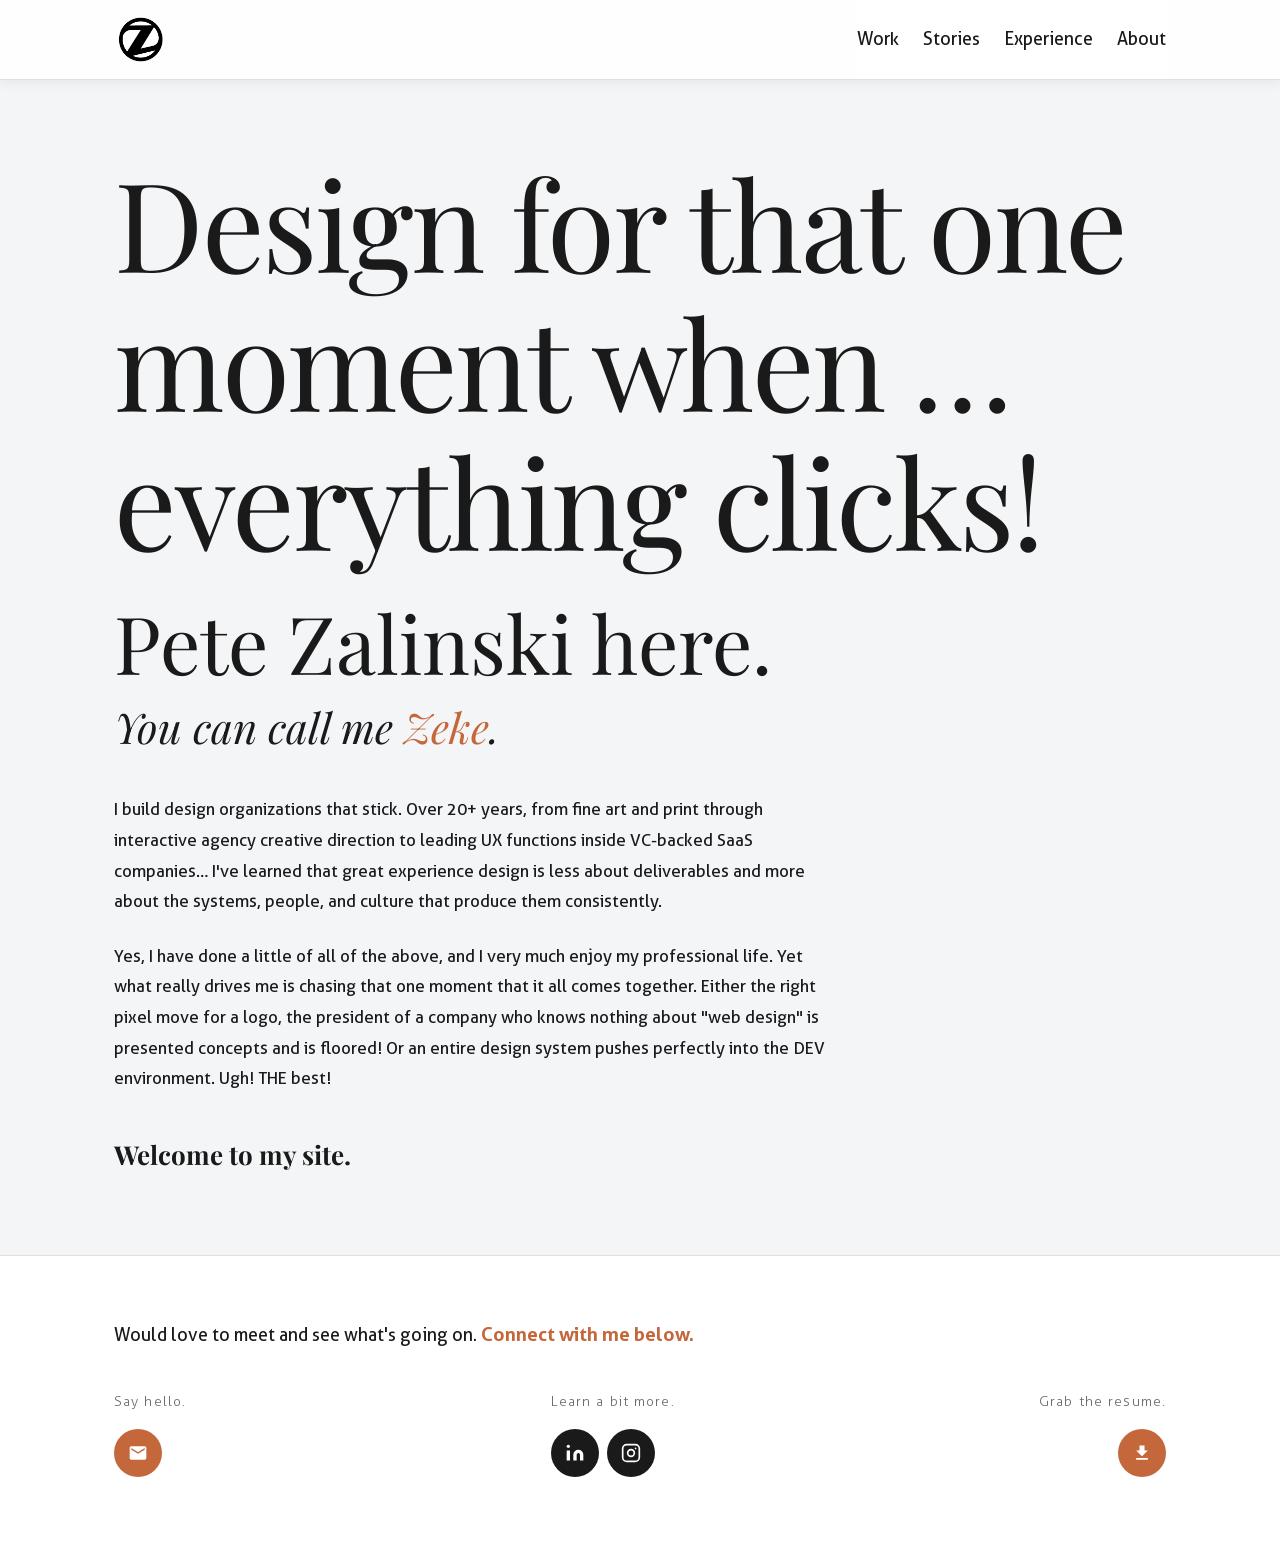
<file: index.html>
<!DOCTYPE html>
<html lang="en">
<head>
  <meta charset="UTF-8">
  <meta name="viewport" content="width=device-width, initial-scale=1.0">
  <!-- Google tag (gtag.js) -->
  <script async src="https://www.googletagmanager.com/gtag/js?id=G-31R0C276QL"></script>
  <script>
    window.dataLayer = window.dataLayer || [];
    function gtag(){dataLayer.push(arguments);}
    gtag('js', new Date());
    gtag('config', 'G-31R0C276QL');
  </script>
  <title>Pete Zalinski — ZEKE</title>
  <link rel="stylesheet" href="css/style.css">
</head>
<body>

  <header class="site-header">
    <nav class="site-nav">
      <a href="index.html" class="nav-logo">
        <img src="images/logo/black-Z.png" alt="Zeke Zalinski" height="40">
      </a>
      <button class="nav-toggle" aria-label="Toggle navigation" aria-expanded="false">
        <span></span><span></span><span></span>
      </button>
      <ul class="nav-links">
        <li><a href="work.html">Work</a></li>
        <li><a href="stories.html">Stories</a></li>
        <li><a href="experience.html">Experience</a></li>
        <li><a href="about.html">About</a></li>
      </ul>
    </nav>
  </header>

  <main>
    <section class="hero">
      <div class="container">
        <h1 class="hero-headline">Design for that one moment when&nbsp;&hellip; everything clicks!</h1>
        <h2 class="hero-greeting">Pete Zalinski here.</h2>
        <h3 class="hero-tagline">You can call me <span class="accent">Zeke</span>.</h3>
        <div class="story-body">
          <p>I build design organizations that stick. Over 20+ years, from fine art and print through interactive agency creative direction to leading UX functions inside VC-backed SaaS companies&nbsp;&hellip; I've learned that great experience design is less about deliverables and more about the systems, people, and culture that produce them consistently.</p>
          <p>Yes, I have done a little of all of the above, and I very much enjoy my professional life. Yet what really drives me is chasing that one moment that it all comes together. Either the right pixel move for a logo, the president of a company who knows nothing about "web design" is presented concepts and is floored! Or an entire design system pushes perfectly into the DEV environment. Ugh! THE best!</p>
        </div>
        <p class="hero-closer">Welcome to my site.</p>
      </div>
    </section>
  </main>

  <footer class="site-footer">
    <div class="container">
      <p class="footer-cta">Would love to meet and see what's going on. <span class="accent">Connect with me below.</span></p>
      <div class="footer-columns">
        <div class="footer-col">
          <span class="footer-label">Say hello.</span>
          <a href="mailto:pzalinski@me.com" class="icon-btn icon-btn--orange" aria-label="Email" onclick="gtag('event', 'contact_click', {'event_category': 'engagement', 'event_label': 'footer_email'});">
            <svg width="20" height="20" viewBox="0 0 24 24" fill="white"><path d="M20 4H4c-1.1 0-2 .9-2 2v12c0 1.1.9 2 2 2h16c1.1 0 2-.9 2-2V6c0-1.1-.9-2-2-2zm0 4l-8 5-8-5V6l8 5 8-5v2z"/></svg>
          </a>
        </div>
        <div class="footer-col">
          <span class="footer-label">Learn a bit more.</span>
          <div class="icon-row">
            <a href="https://linkedin.com/in/pzalinski" class="icon-btn icon-btn--dark" aria-label="LinkedIn" target="_blank" rel="noopener noreferrer">
              <svg width="20" height="20" viewBox="0 0 24 24" fill="white"><path d="M16 8a6 6 0 016 6v7h-4v-7a2 2 0 00-2-2 2 2 0 00-2 2v7h-4v-7a6 6 0 016-6zM2 9h4v12H2z"/><circle cx="4" cy="4" r="2" fill="white"/></svg>
            </a>
            <a href="https://instagram.com/petezal" class="icon-btn icon-btn--dark" aria-label="Instagram" target="_blank" rel="noopener noreferrer">
              <svg width="20" height="20" viewBox="0 0 24 24" fill="none" stroke="white" stroke-width="2"><rect x="2" y="2" width="20" height="20" rx="5"/><circle cx="12" cy="12" r="4"/><circle cx="17.5" cy="6.5" r="1" fill="white" stroke="none"/></svg>
            </a>
          </div>
        </div>
        <div class="footer-col">
          <span class="footer-label">Grab the resume.</span>
          <a href="assets/resume.pdf" class="icon-btn icon-btn--orange" aria-label="Download Resume" download>
            <svg width="20" height="20" viewBox="0 0 24 24" fill="white"><path d="M19 9h-4V3H9v6H5l7 7 7-7zM5 18v2h14v-2H5z"/></svg>
          </a>
        </div>
      </div>
    </div>
  </footer>

  <script src="js/main.js"></script>
</body>
</html>
</file>
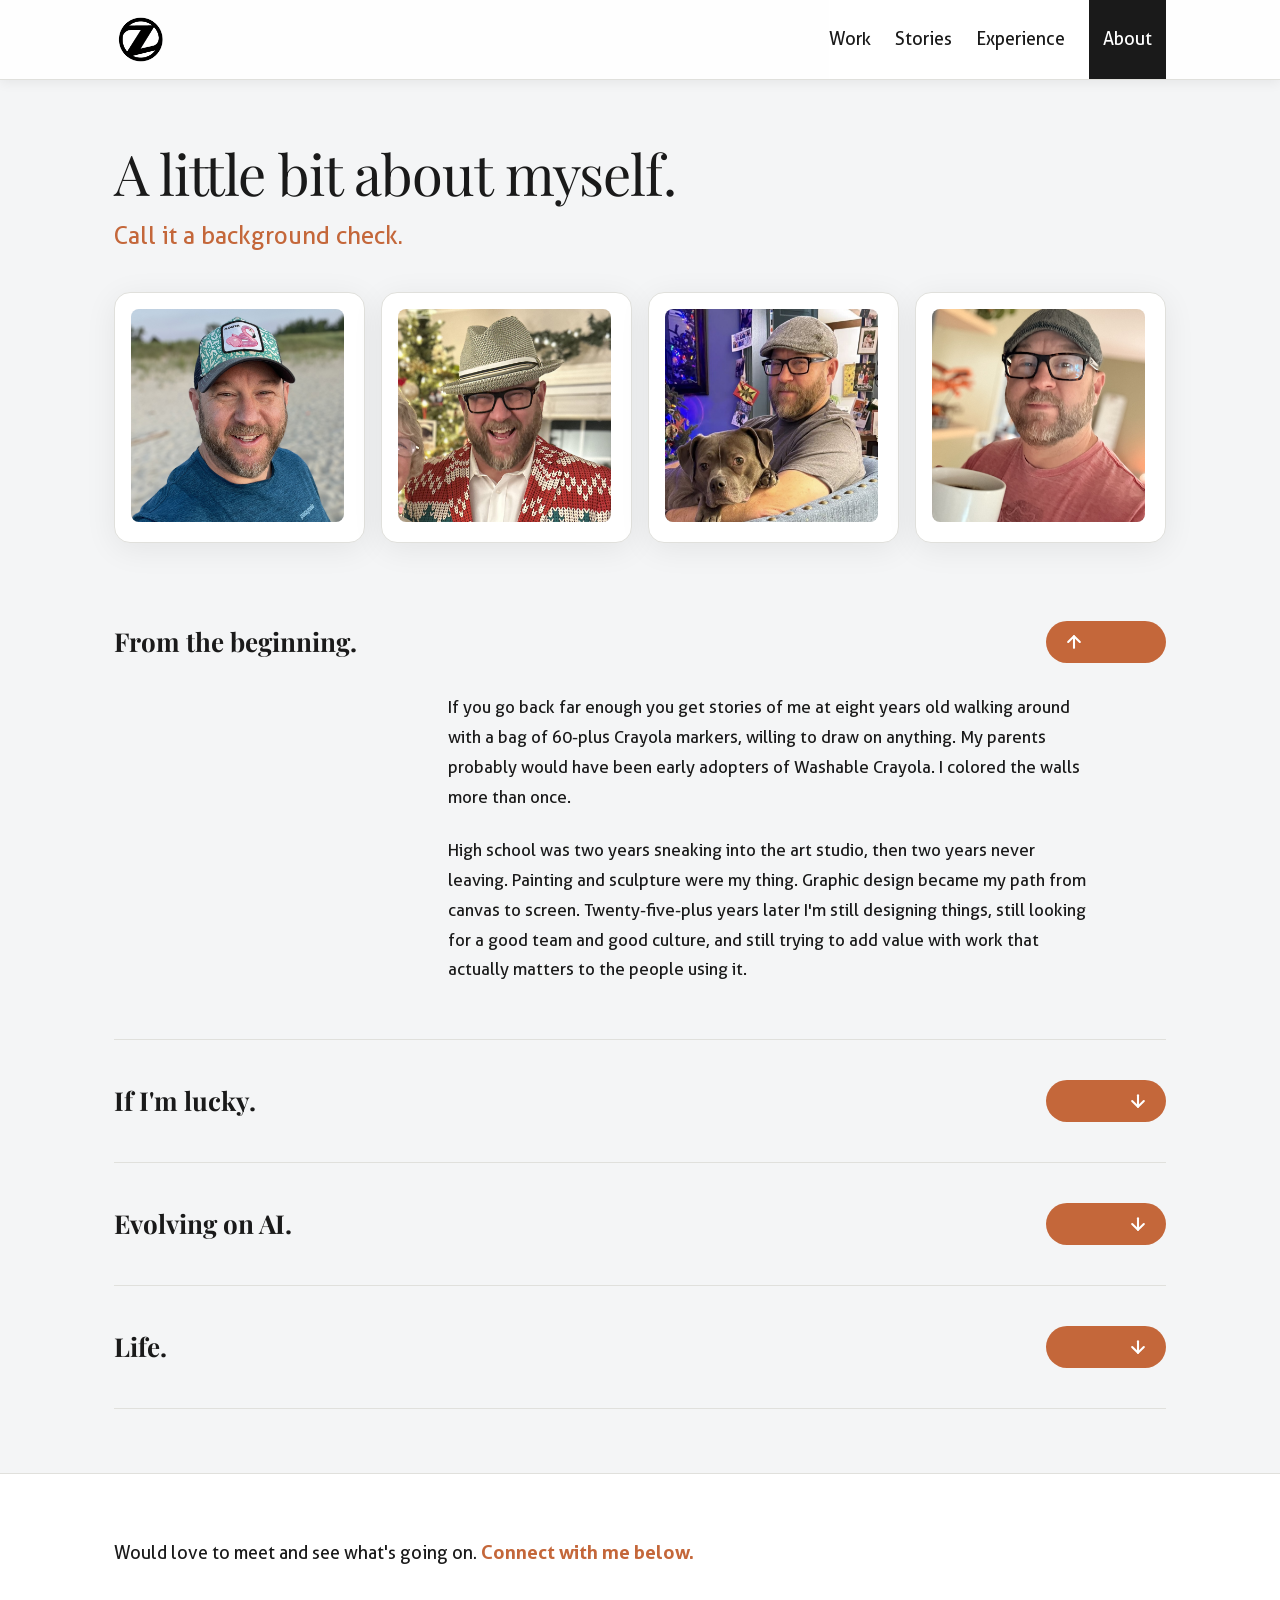
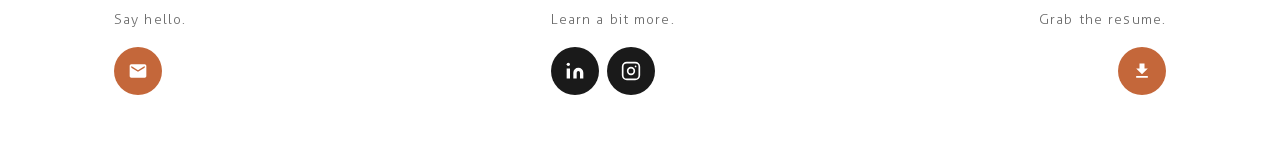
<file: about.html>
<!DOCTYPE html>
<html lang="en">
<head>
  <meta charset="UTF-8">
  <meta name="viewport" content="width=device-width, initial-scale=1.0">
  <!-- Google tag (gtag.js) -->
  <script async src="https://www.googletagmanager.com/gtag/js?id=G-31R0C276QL"></script>
  <script>
    window.dataLayer = window.dataLayer || [];
    function gtag(){dataLayer.push(arguments);}
    gtag('js', new Date());
    gtag('config', 'G-31R0C276QL');
  </script>
  <title>About — Zeke Zalinski</title>
  <link rel="stylesheet" href="css/style.css">
</head>
<body>

  <header class="site-header">
    <nav class="site-nav">
      <a href="index.html" class="nav-logo">
        <img src="images/logo/black-Z.png" alt="Zeke Zalinski">
      </a>
      <button class="nav-toggle" aria-label="Toggle navigation" aria-expanded="false">
        <span></span><span></span><span></span>
      </button>
      <ul class="nav-links">
        <li><a href="work.html">Work</a></li>
        <li><a href="stories.html">Stories</a></li>
        <li><a href="experience.html">Experience</a></li>
        <li><a href="about.html" class="active">About</a></li>
      </ul>
    </nav>
  </header>

  <main>

    <!-- Page header: h1 + subhead -->
    <section class="page-header">
      <div class="container">
        <h1>A little bit about myself.</h1>
        <p class="page-subhead">Call it a background check.</p>
      </div>
    </section>

    <!-- 4-image grid -->
    <section class="about-image-grid">
      <div class="container">
        <div class="about-image-grid-inner">
          <div class="about-image-frame about-img-hide-mobile">
            <img src="images/about/hero1.png" alt="Zeke smiling at the beach in a ballcap">
          </div>
          <div class="about-image-frame about-img-hide-mobile">
            <img src="images/about/hero2.png" alt="Zeke laughing in a holiday blazer, Christmas tree in the background">
          </div>
          <div class="about-image-frame about-img-hide-mobile">
            <img src="images/about/hero3.png" alt="Zeke holding his dog at home, Christmas cards on the mantel behind them">
          </div>
          <div class="about-image-frame">
            <img src="images/about/hero4.png" alt="Zeke holding a mug of coffee">
          </div>
        </div>
      </div>
    </section>

    <!-- Content sections -->
    <section class="about-sections">
      <div class="container">

        <!-- Section 1: Collapsible, defaults open on load -->
        <div class="accordion-item about-section-first">
          <button class="accordion-trigger" aria-expanded="true">
            <span class="accordion-item-title">From the beginning.</span>
            <span class="work-card-btn accordion-arrow" aria-hidden="true">
              <svg width="20" height="20" viewBox="0 0 24 24" fill="none" stroke="white" stroke-width="2.5" stroke-linecap="round" stroke-linejoin="round" style="transform: rotate(90deg);"><line x1="5" y1="12" x2="19" y2="12"/><polyline points="12 5 19 12 12 19"/></svg>
            </span>
          </button>
          <div class="accordion-body is-open">
            <div class="accordion-body-inner">
              <p>If you go back far enough you get stories of me at eight years old walking around with a bag of 60-plus Crayola markers, willing to draw on anything. My parents probably would have been early adopters of Washable Crayola. I colored the walls more than once.</p>
              <p>High school was two years sneaking into the art studio, then two years never leaving. Painting and sculpture were my thing. Graphic design became my path from canvas to screen. Twenty-five-plus years later I'm still designing things, still looking for a good team and good culture, and still trying to add value with work that actually matters to the people using it.</p>
            </div>
          </div>
        </div>

        <!-- Accordion sections -->
        <div class="about-accordion">

          <div class="accordion-item">
            <button class="accordion-trigger" aria-expanded="false">
              <span class="accordion-item-title">If I'm lucky.</span>
              <span class="work-card-btn accordion-arrow" aria-hidden="true">
                <svg width="20" height="20" viewBox="0 0 24 24" fill="none" stroke="white" stroke-width="2.5" stroke-linecap="round" stroke-linejoin="round" style="transform: rotate(90deg);"><line x1="5" y1="12" x2="19" y2="12"/><polyline points="12 5 19 12 12 19"/></svg>
              </span>
            </button>
            <div class="accordion-body">
              <div class="accordion-body-inner">
                <p>I believe good design leaders should stay close to the craft if at all possible. I have been lucky enough to always be close enough to knock out a few concepts myself. It helps me understand the challenges my team is facing and see the issues before they become blockers. I still sketch. I still push pixels when it matters. I still sit in the room when the hard UX problem needs to be solved. I don't see that as a weakness in a director. It keeps me close to the direction of the work and gives me enough context to support my designers when they concept, present, and problem solve. That's what makes a better manager and mentor.</p>
              </div>
            </div>
          </div>

          <div class="accordion-item">
            <button class="accordion-trigger" aria-expanded="false">
              <span class="accordion-item-title">Evolving on AI.</span>
              <span class="work-card-btn accordion-arrow" aria-hidden="true">
                <svg width="20" height="20" viewBox="0 0 24 24" fill="none" stroke="white" stroke-width="2.5" stroke-linecap="round" stroke-linejoin="round" style="transform: rotate(90deg);"><line x1="5" y1="12" x2="19" y2="12"/><polyline points="12 5 19 12 12 19"/></svg>
              </span>
            </button>
            <div class="accordion-body">
              <div class="accordion-body-inner">
                <h3>Management</h3>
                <p>My first real use of AI was for team management. I wrote short impressions of each person, combined that with their previous goals, and asked AI to help me build the next set. It got me 80% of the way there before I'd finished my coffee. I was beginning to understand what AI could be for me: a thinking partner that eliminates the blank page and compresses the distance between my intention and direction for my team.</p>
                <h3>Prototypes</h3>
                <p>So far, Figma's Make and Lovable have worked when I've been able to set parameters for it — ensuring it checks its decisions against a design system first before prototyping or expanding ideas. An established architecture is key for sure. That context is what has helped my usage of AI separate its output from generic proof of concepts. It has also accelerated ideation, tightened the handoff between design and product, and let teams explore in hours what used to take days. It's also shown me its limits: the deeper and more specific the system, the more effort it can be for AI to operate at the required precision. I feel the governance gap requires a trained UX eye for hitting deliverables on first review, not third or fourth.</p>
                <h3>Building</h3>
                <p>I just launched my new portfolio site with the help of Claude Cowork and Claude Code. Having never been a developer, the ease of use is incredible, and even though it's been very fast, I'm sure I'm still behind in really understanding its potential in creation and speed. Being ready to learn more, evolve and change directions is certainly going to be important both personally and in thinking how AI can move UX and UX Departments forward.</p>
                <h3>Looking Forward</h3>
                <p>What excites me most isn't AI replacing design work — it's AI putting new product creation into a different gear entirely. The distance from idea to market is collapsing. Prompting agents to execute large-scale effort in hours rather than weeks is real, and I want to be building in that space.</p>
              </div>
            </div>
          </div>

          <div class="accordion-item accordion-item--last">
            <button class="accordion-trigger" aria-expanded="false">
              <span class="accordion-item-title">Life.</span>
              <span class="work-card-btn accordion-arrow" aria-hidden="true">
                <svg width="20" height="20" viewBox="0 0 24 24" fill="none" stroke="white" stroke-width="2.5" stroke-linecap="round" stroke-linejoin="round" style="transform: rotate(90deg);"><line x1="5" y1="12" x2="19" y2="12"/><polyline points="12 5 19 12 12 19"/></svg>
              </span>
            </button>
            <div class="accordion-body">
              <div class="accordion-body-inner">
                <p>I'd like to think we all want life to be smooth sailing, at home and at work. I put in the time to find that balance, and I bring that same intention to every team I join. At work I like to stop myself or my team and ask "what exactly are we solving for?" It gets everyone to pause, be intentional, and make sure the conversation or the work is headed somewhere worth going.</p>
                <p>And then in life, in a very similar fashion, I lean on Ferris. "Life moves pretty fast. If you don't stop and look around once in a while, you could miss it." Still true. Still relevant. Still my reminder to pay attention.</p>
              </div>
            </div>
          </div>

        </div><!-- /about-accordion -->

      </div>
    </section>

  </main>

  <footer class="site-footer">
    <div class="container">
      <p class="footer-cta">Would love to meet and see what's going on. <span class="accent">Connect with me below.</span></p>
      <div class="footer-columns">
        <div class="footer-col">
          <span class="footer-label">Say hello.</span>
          <a href="mailto:pzalinski@me.com" class="icon-btn icon-btn--orange" aria-label="Email" onclick="gtag('event', 'contact_click', {'event_category': 'engagement', 'event_label': 'footer_email'});">
            <svg width="20" height="20" viewBox="0 0 24 24" fill="white"><path d="M20 4H4c-1.1 0-2 .9-2 2v12c0 1.1.9 2 2 2h16c1.1 0 2-.9 2-2V6c0-1.1-.9-2-2-2zm0 4l-8 5-8-5V6l8 5 8-5v2z"/></svg>
          </a>
        </div>
        <div class="footer-col">
          <span class="footer-label">Learn a bit more.</span>
          <div class="icon-row">
            <a href="https://linkedin.com/in/pzalinski" class="icon-btn icon-btn--dark" aria-label="LinkedIn" target="_blank" rel="noopener noreferrer">
              <svg width="20" height="20" viewBox="0 0 24 24" fill="white"><path d="M16 8a6 6 0 016 6v7h-4v-7a2 2 0 00-2-2 2 2 0 00-2 2v7h-4v-7a6 6 0 016-6zM2 9h4v12H2z"/><circle cx="4" cy="4" r="2" fill="white"/></svg>
            </a>
            <a href="https://instagram.com/petezal" class="icon-btn icon-btn--dark" aria-label="Instagram" target="_blank" rel="noopener noreferrer">
              <svg width="20" height="20" viewBox="0 0 24 24" fill="none" stroke="white" stroke-width="2"><rect x="2" y="2" width="20" height="20" rx="5"/><circle cx="12" cy="12" r="4"/><circle cx="17.5" cy="6.5" r="1" fill="white" stroke="none"/></svg>
            </a>
          </div>
        </div>
        <div class="footer-col">
          <span class="footer-label">Grab the resume.</span>
          <a href="assets/resume.pdf" class="icon-btn icon-btn--orange" aria-label="Download Resume" download>
            <svg width="20" height="20" viewBox="0 0 24 24" fill="white"><path d="M19 9h-4V3H9v6H5l7 7 7-7zM5 18v2h14v-2H5z"/></svg>
          </a>
        </div>
      </div>
    </div>
  </footer>

  <script src="js/main.js"></script>
</body>
</html>
</file>
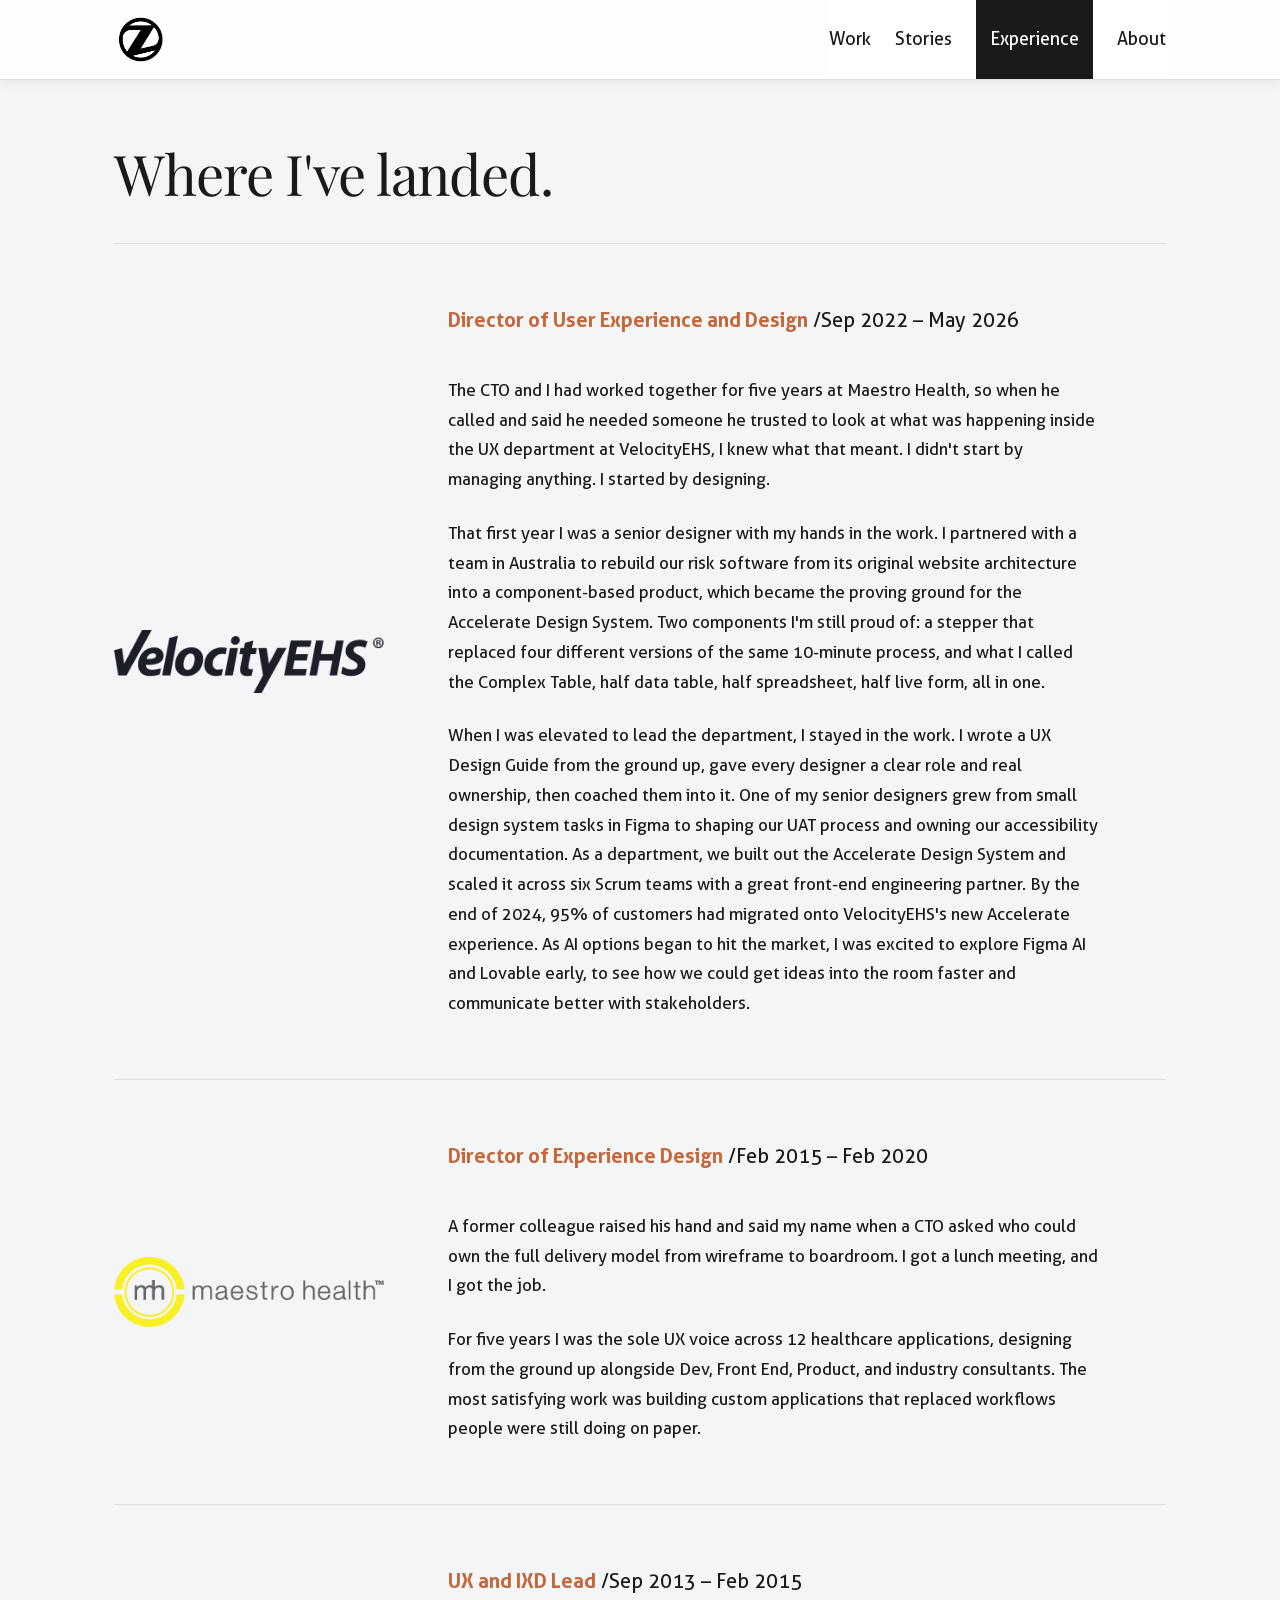
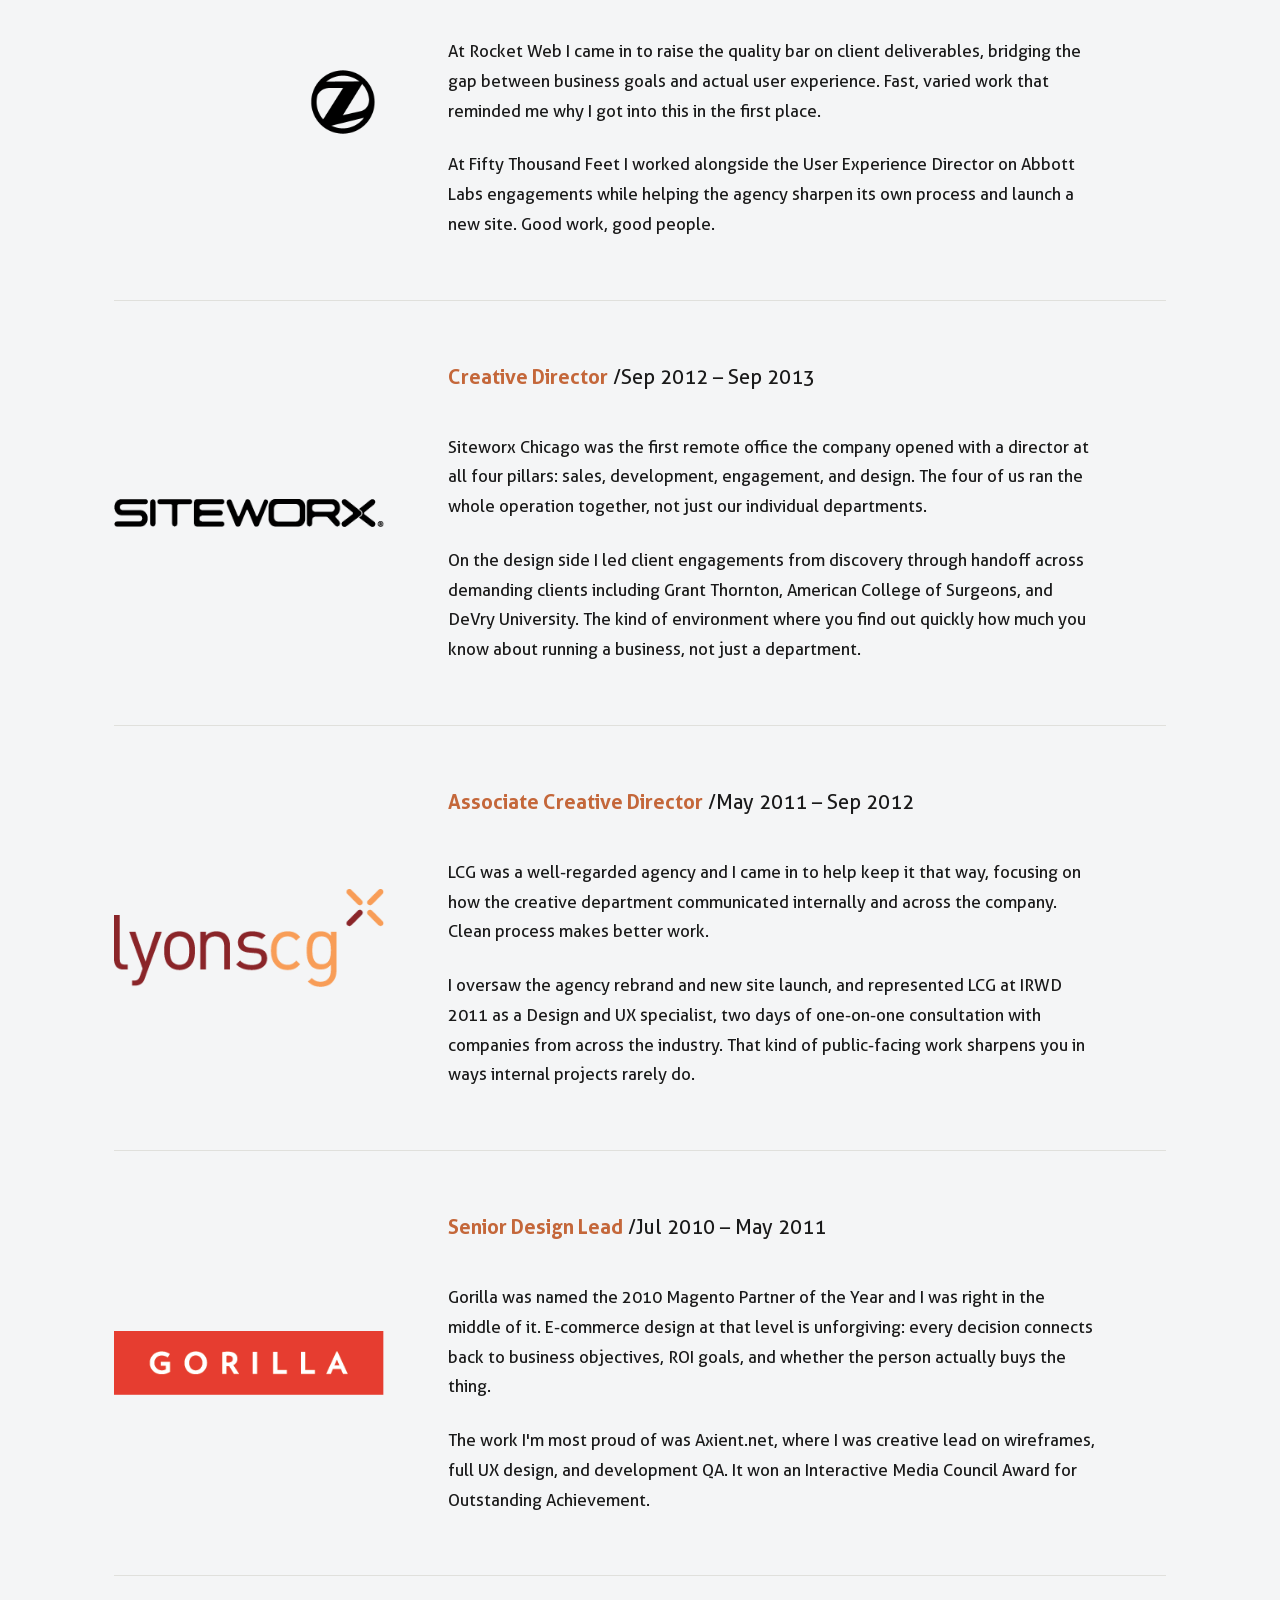
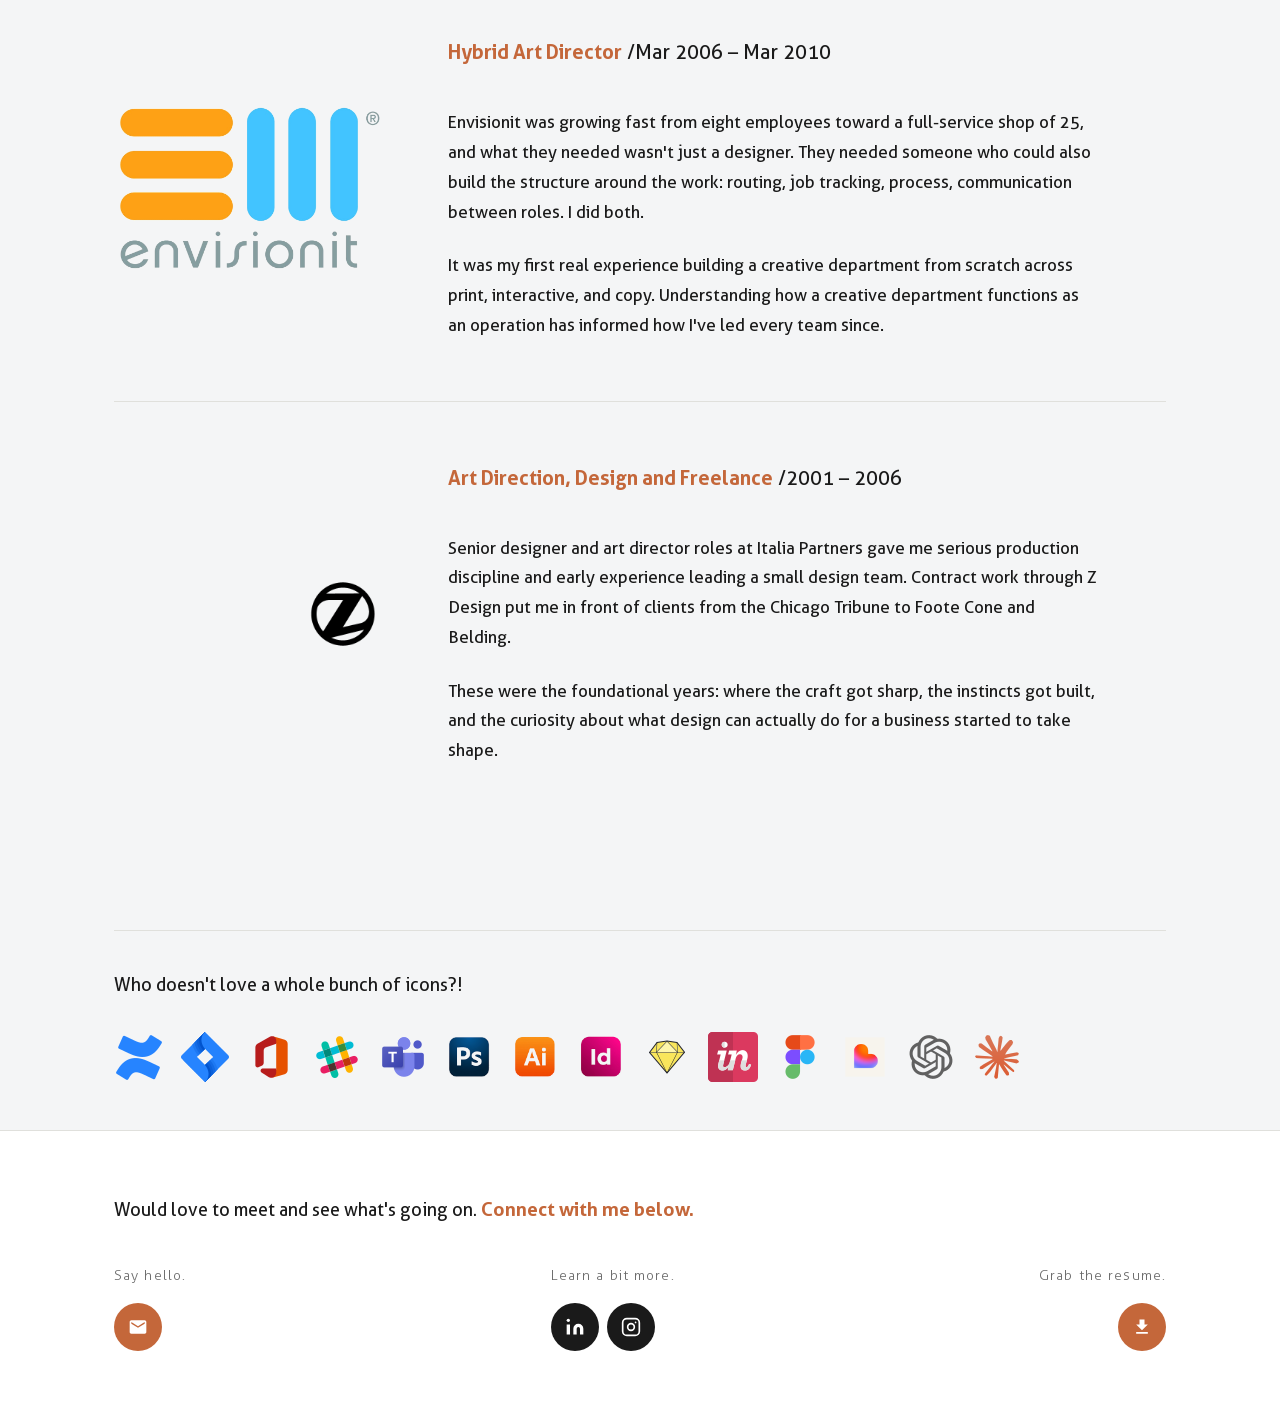
<file: experience.html>
<!DOCTYPE html>
<html lang="en">
<head>
  <meta charset="UTF-8">
  <meta name="viewport" content="width=device-width, initial-scale=1.0">
  <!-- Google tag (gtag.js) -->
  <script async src="https://www.googletagmanager.com/gtag/js?id=G-31R0C276QL"></script>
  <script>
    window.dataLayer = window.dataLayer || [];
    function gtag(){dataLayer.push(arguments);}
    gtag('js', new Date());
    gtag('config', 'G-31R0C276QL');
  </script>
  <title>Experience — Zeke Zalinski</title>
  <link rel="stylesheet" href="css/style.css">
</head>
<body>

  <header class="site-header">
    <nav class="site-nav">
      <a href="index.html" class="nav-logo">
        <img src="images/logo/black-Z.png" alt="Zeke Zalinski" height="40">
      </a>
      <button class="nav-toggle" aria-label="Toggle navigation" aria-expanded="false">
        <span></span><span></span><span></span>
      </button>
      <ul class="nav-links">
        <li><a href="work.html">Work</a></li>
        <li><a href="stories.html">Stories</a></li>
        <li><a href="experience.html" class="active">Experience</a></li>
        <li><a href="about.html">About</a></li>
      </ul>
    </nav>
  </header>

  <main>

    <section class="page-header">
      <div class="container">
        <h1>Where I've landed.</h1>
      </div>
    </section>

    <section class="about-sections">
      <div class="container">

        <!-- VelocityEHS -->
        <div class="timeline-entry">
          <div class="timeline-logo">
            <img src="images/experience/velocityehs-logo.png" alt="VelocityEHS">
          </div>
          <div class="timeline-content">
            <div class="timeline-meta">
              <span class="timeline-title">Director of User Experience and Design</span>
              <span class="timeline-dates">Sep 2022 – May 2026</span>
            </div>
            <p>The CTO and I had worked together for five years at Maestro Health, so when he called and said he needed someone he trusted to look at what was happening inside the UX department at VelocityEHS, I knew what that meant. I didn't start by managing anything. I started by designing.</p>
            <p>That first year I was a senior designer with my hands in the work. I partnered with a team in Australia to rebuild our risk software from its original website architecture into a component-based product, which became the proving ground for the Accelerate Design System. Two components I'm still proud of: a stepper that replaced four different versions of the same 10-minute process, and what I called the Complex Table, half data table, half spreadsheet, half live form, all in one.</p>
            <p>When I was elevated to lead the department, I stayed in the work. I wrote a UX Design Guide from the ground up, gave every designer a clear role and real ownership, then coached them into it. One of my senior designers grew from small design system tasks in Figma to shaping our UAT process and owning our accessibility documentation. As a department, we built out the Accelerate Design System and scaled it across six Scrum teams with a great front-end engineering partner. By the end of 2024, 95% of customers had migrated onto VelocityEHS's new Accelerate experience. As AI options began to hit the market, I was excited to explore Figma AI and Lovable early, to see how we could get ideas into the room faster and communicate better with stakeholders.</p>
          </div>
        </div>

        <!-- Maestro Health -->
        <div class="timeline-entry">
          <div class="timeline-logo">
            <img src="images/experience/maestrohealth-logo.png" alt="Maestro Health">
          </div>
          <div class="timeline-content">
            <div class="timeline-meta">
              <span class="timeline-title">Director of Experience Design</span>
              <span class="timeline-dates">Feb 2015 – Feb 2020</span>
            </div>
            <p>A former colleague raised his hand and said my name when a CTO asked who could own the full delivery model from wireframe to boardroom. I got a lunch meeting, and I got the job.</p>
            <p>For five years I was the sole UX voice across 12 healthcare applications, designing from the ground up alongside Dev, Front End, Product, and industry consultants. The most satisfying work was building custom applications that replaced workflows people were still doing on paper.</p>
          </div>
        </div>

        <!-- Contract and Freelance -->
        <div class="timeline-entry">
          <div class="timeline-logo">
            <img src="images/experience/z-mark.png" alt="Zeke Zalinski — Contract and Freelance">
          </div>
          <div class="timeline-content">
            <div class="timeline-meta">
              <span class="timeline-title">UX and IXD Lead</span>
              <span class="timeline-dates">Sep 2013 – Feb 2015</span>
            </div>
            <p>At Rocket Web I came in to raise the quality bar on client deliverables, bridging the gap between business goals and actual user experience. Fast, varied work that reminded me why I got into this in the first place.</p>
            <p>At Fifty Thousand Feet I worked alongside the User Experience Director on Abbott Labs engagements while helping the agency sharpen its own process and launch a new site. Good work, good people.</p>
          </div>
        </div>

        <!-- Siteworx Chicago -->
        <div class="timeline-entry">
          <div class="timeline-logo">
            <img src="images/experience/siteworx-logo.png" alt="Siteworx Chicago">
          </div>
          <div class="timeline-content">
            <div class="timeline-meta">
              <span class="timeline-title">Creative Director</span>
              <span class="timeline-dates">Sep 2012 – Sep 2013</span>
            </div>
            <p>Siteworx Chicago was the first remote office the company opened with a director at all four pillars: sales, development, engagement, and design. The four of us ran the whole operation together, not just our individual departments.</p>
            <p>On the design side I led client engagements from discovery through handoff across demanding clients including Grant Thornton, American College of Surgeons, and DeVry University. The kind of environment where you find out quickly how much you know about running a business, not just a department.</p>
          </div>
        </div>

        <!-- Lyons (LCG) -->
        <div class="timeline-entry">
          <div class="timeline-logo">
            <img src="images/experience/lyonscg-logo.png" alt="Lyons Consulting Group (LCG)">
          </div>
          <div class="timeline-content">
            <div class="timeline-meta">
              <span class="timeline-title">Associate Creative Director</span>
              <span class="timeline-dates">May 2011 – Sep 2012</span>
            </div>
            <p>LCG was a well-regarded agency and I came in to help keep it that way, focusing on how the creative department communicated internally and across the company. Clean process makes better work.</p>
            <p>I oversaw the agency rebrand and new site launch, and represented LCG at IRWD 2011 as a Design and UX specialist, two days of one-on-one consultation with companies from across the industry. That kind of public-facing work sharpens you in ways internal projects rarely do.</p>
          </div>
        </div>

        <!-- Gorilla -->
        <div class="timeline-entry">
          <div class="timeline-logo">
            <img src="images/experience/gorilla-logo.png" alt="Gorilla">
          </div>
          <div class="timeline-content">
            <div class="timeline-meta">
              <span class="timeline-title">Senior Design Lead</span>
              <span class="timeline-dates">Jul 2010 – May 2011</span>
            </div>
            <p>Gorilla was named the 2010 Magento Partner of the Year and I was right in the middle of it. E-commerce design at that level is unforgiving: every decision connects back to business objectives, ROI goals, and whether the person actually buys the thing.</p>
            <p>The work I'm most proud of was Axient.net, where I was creative lead on wireframes, full UX design, and development QA. It won an Interactive Media Council Award for Outstanding Achievement.</p>
          </div>
        </div>

        <!-- Envisionit Media -->
        <div class="timeline-entry">
          <div class="timeline-logo">
            <img src="images/experience/envisionit-logo.png" alt="Envisionit Media">
          </div>
          <div class="timeline-content">
            <div class="timeline-meta">
              <span class="timeline-title">Hybrid Art Director</span>
              <span class="timeline-dates">Mar 2006 – Mar 2010</span>
            </div>
            <p>Envisionit was growing fast from eight employees toward a full-service shop of 25, and what they needed wasn't just a designer. They needed someone who could also build the structure around the work: routing, job tracking, process, communication between roles. I did both.</p>
            <p>It was my first real experience building a creative department from scratch across print, interactive, and copy. Understanding how a creative department functions as an operation has informed how I've led every team since.</p>
          </div>
        </div>

        <!-- Earlier Career -->
        <div class="timeline-entry">
          <div class="timeline-logo">
            <img src="images/experience/z-mark.png" alt="Earlier Career">
          </div>
          <div class="timeline-content">
            <div class="timeline-meta">
              <span class="timeline-title">Art Direction, Design and Freelance</span>
              <span class="timeline-dates">2001 – 2006</span>
            </div>
            <p>Senior designer and art director roles at Italia Partners gave me serious production discipline and early experience leading a small design team. Contract work through Z Design put me in front of clients from the Chicago Tribune to Foote Cone and Belding.</p>
            <p>These were the foundational years: where the craft got sharp, the instincts got built, and the curiosity about what design can actually do for a business started to take shape.</p>
          </div>
        </div>

      </div>
    </section>

  </main>

  <section class="tools-icons">
    <div class="container">
      <hr class="section-rule">
      <p class="footer-cta">Who doesn't love a whole bunch of icons?!</p>
      <div class="tools-icon-row">
        <img src="images/experience/icons/01-confluence-50.png" alt="Confluence" width="50" height="50">
        <img src="images/experience/icons/02-jira-50.png" alt="Jira" width="50" height="50">
        <img src="images/experience/icons/03-microsoft-office-50.png" alt="Microsoft Office" width="50" height="50">
        <img src="images/experience/icons/04-slack-50.png" alt="Slack" width="50" height="50">
        <img src="images/experience/icons/05-teams-50.png" alt="Teams" width="50" height="50">
        <img src="images/experience/icons/06-Ps.png" alt="Photoshop" width="50" height="50">
        <img src="images/experience/icons/07-Ai.png" alt="Illustrator" width="50" height="50">
        <img src="images/experience/icons/08-Id.png" alt="InDesign" width="50" height="50">
        <img src="images/experience/icons/09-sketch-50.png" alt="Sketch" width="50" height="50">
        <img src="images/experience/icons/10-invision-50.png" alt="InVision" width="50" height="50">
        <img src="images/experience/icons/11-figma-50.png" alt="Figma" width="50" height="50">
        <img src="images/experience/icons/12-lovable.png" alt="Lovable" width="50" height="50">
        <img src="images/experience/icons/13-chatgpt-50.png" alt="ChatGPT" width="50" height="50">
        <img src="images/experience/icons/14-claude-50.png" alt="Claude" width="50" height="50">
      </div>
    </div>
  </section>

  <footer class="site-footer">
    <div class="container">
      <p class="footer-cta">Would love to meet and see what's going on. <span class="accent">Connect with me below.</span></p>
      <div class="footer-columns">
        <div class="footer-col">
          <span class="footer-label">Say hello.</span>
          <a href="mailto:pzalinski@me.com" class="icon-btn icon-btn--orange" aria-label="Email" onclick="gtag('event', 'contact_click', {'event_category': 'engagement', 'event_label': 'footer_email'});">
            <svg width="20" height="20" viewBox="0 0 24 24" fill="white"><path d="M20 4H4c-1.1 0-2 .9-2 2v12c0 1.1.9 2 2 2h16c1.1 0 2-.9 2-2V6c0-1.1-.9-2-2-2zm0 4l-8 5-8-5V6l8 5 8-5v2z"/></svg>
          </a>
        </div>
        <div class="footer-col">
          <span class="footer-label">Learn a bit more.</span>
          <div class="icon-row">
            <a href="https://linkedin.com/in/pzalinski" class="icon-btn icon-btn--dark" aria-label="LinkedIn" target="_blank" rel="noopener noreferrer">
              <svg width="20" height="20" viewBox="0 0 24 24" fill="white"><path d="M16 8a6 6 0 016 6v7h-4v-7a2 2 0 00-2-2 2 2 0 00-2 2v7h-4v-7a6 6 0 016-6zM2 9h4v12H2z"/><circle cx="4" cy="4" r="2" fill="white"/></svg>
            </a>
            <a href="https://instagram.com/petezal" class="icon-btn icon-btn--dark" aria-label="Instagram" target="_blank" rel="noopener noreferrer">
              <svg width="20" height="20" viewBox="0 0 24 24" fill="none" stroke="white" stroke-width="2"><rect x="2" y="2" width="20" height="20" rx="5"/><circle cx="12" cy="12" r="4"/><circle cx="17.5" cy="6.5" r="1" fill="white" stroke="none"/></svg>
            </a>
          </div>
        </div>
        <div class="footer-col">
          <span class="footer-label">Grab the resume.</span>
          <a href="assets/resume.pdf" class="icon-btn icon-btn--orange" aria-label="Download Resume" download>
            <svg width="20" height="20" viewBox="0 0 24 24" fill="white"><path d="M19 9h-4V3H9v6H5l7 7 7-7zM5 18v2h14v-2H5z"/></svg>
          </a>
        </div>
      </div>
    </div>
  </footer>

  <script src="js/main.js"></script>
</body>
</html>
</file>
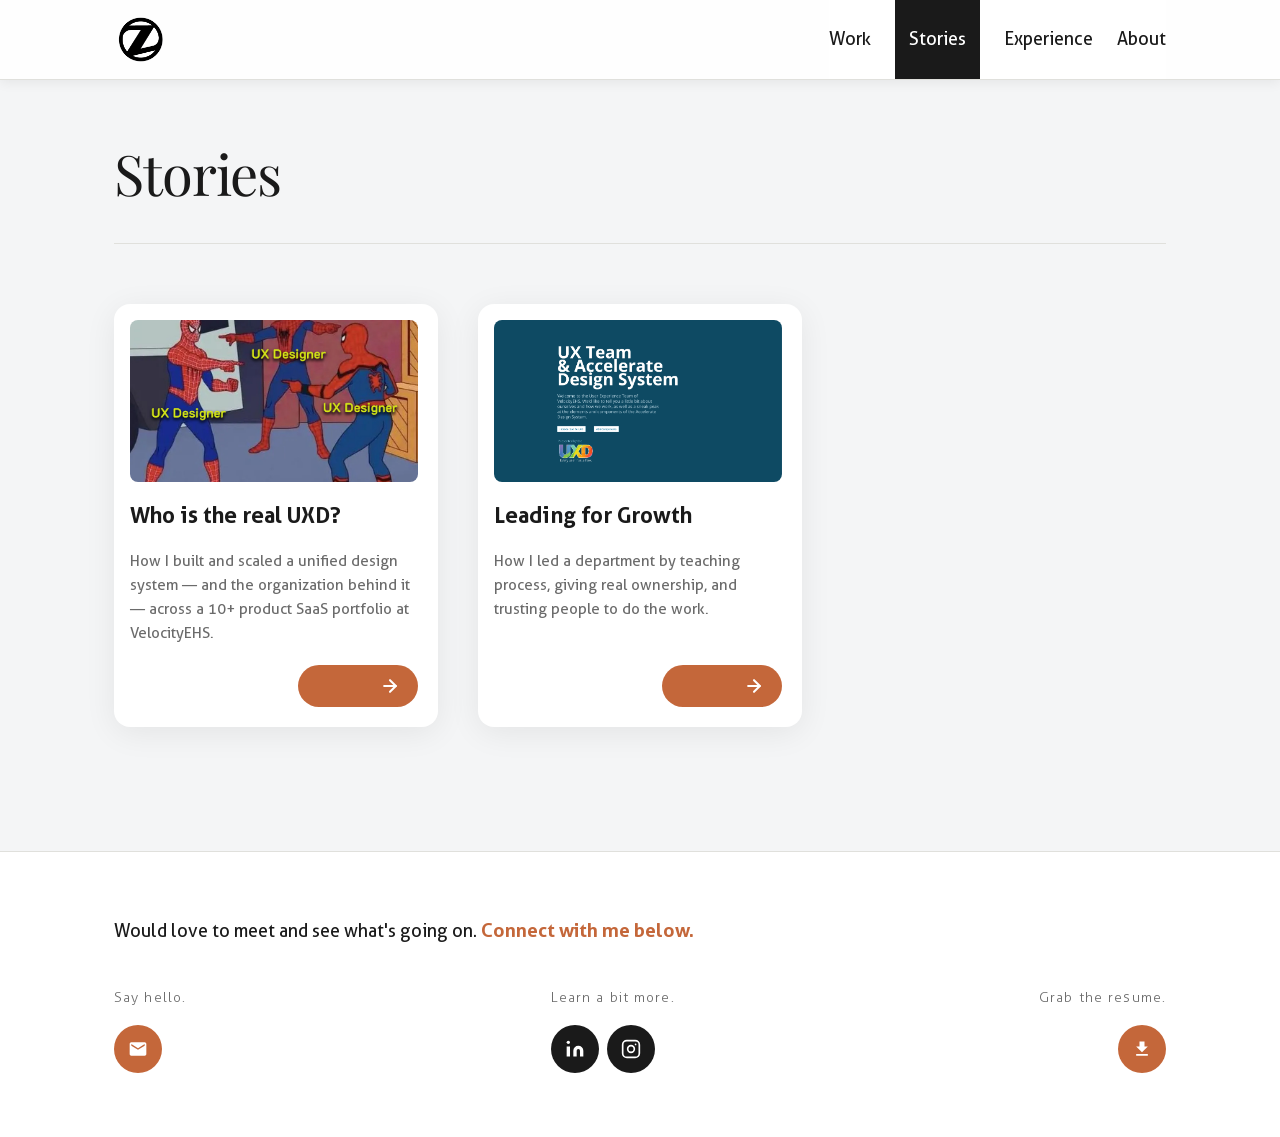
<file: stories.html>
<!DOCTYPE html>
<html lang="en">
<head>
  <meta charset="UTF-8">
  <meta name="viewport" content="width=device-width, initial-scale=1.0">
  <!-- Google tag (gtag.js) -->
  <script async src="https://www.googletagmanager.com/gtag/js?id=G-31R0C276QL"></script>
  <script>
    window.dataLayer = window.dataLayer || [];
    function gtag(){dataLayer.push(arguments);}
    gtag('js', new Date());
    gtag('config', 'G-31R0C276QL');
  </script>
  <title>Stories — Zeke Zalinski</title>
  <link rel="stylesheet" href="css/style.css">
</head>
<body>

  <header class="site-header">
    <nav class="site-nav">
      <a href="index.html" class="nav-logo">
        <img src="images/logo/black-Z.png" alt="Zeke Zalinski" height="40">
      </a>
      <button class="nav-toggle" aria-label="Toggle navigation" aria-expanded="false">
        <span></span><span></span><span></span>
      </button>
      <ul class="nav-links">
        <li><a href="work.html">Work</a></li>
        <li><a href="stories.html" class="active">Stories</a></li>
        <li><a href="experience.html">Experience</a></li>
        <li><a href="about.html">About</a></li>
      </ul>
    </nav>
  </header>

  <main>

    <section class="page-header">
      <div class="container">
        <h1>Stories</h1>
      </div>
    </section>

    <section class="about-sections">
      <div class="container">
        <div class="story-card-grid">

          <a class="work-card story-card" href="stories/story-1.html">
            <div class="story-card-img"><img src="images/stories/story-1/card-primary.jpg" alt="Who is the real UXD?"></div>
            <div class="story-card-body">
              <h2 class="work-card-title">Who is the real UXD?</h2>
              <p>How I built and scaled a unified design system — and the organization behind it — across a 10+ product SaaS portfolio at VelocityEHS.</p>
            </div>
            <div class="work-card-footer">
              <span class="work-card-btn">
                <svg width="20" height="20" viewBox="0 0 24 24" fill="none" stroke="white" stroke-width="2.5" stroke-linecap="round" stroke-linejoin="round"><line x1="5" y1="12" x2="19" y2="12"/><polyline points="12 5 19 12 12 19"/></svg>
              </span>
            </div>
          </a>

          <a class="work-card story-card" href="stories/story-3.html">
            <div class="story-card-img"><img src="images/stories/story-3/card-primary.png" alt="Leading for Growth: The Department, and the Humans Who Built It"></div>
            <div class="story-card-body">
              <h2 class="work-card-title">Leading for Growth</h2>
              <p>How I led a department by teaching process, giving real ownership, and trusting people to do the work.</p>
            </div>
            <div class="work-card-footer">
              <span class="work-card-btn">
                <svg width="20" height="20" viewBox="0 0 24 24" fill="none" stroke="white" stroke-width="2.5" stroke-linecap="round" stroke-linejoin="round"><line x1="5" y1="12" x2="19" y2="12"/><polyline points="12 5 19 12 12 19"/></svg>
              </span>
            </div>
          </a>

        </div>
      </div>
    </section>

  </main>

  <footer class="site-footer">
    <div class="container">
      <p class="footer-cta">Would love to meet and see what's going on. <span class="accent">Connect with me below.</span></p>
      <div class="footer-columns">
        <div class="footer-col">
          <span class="footer-label">Say hello.</span>
          <a href="mailto:pzalinski@me.com" class="icon-btn icon-btn--orange" aria-label="Email" onclick="gtag('event', 'contact_click', {'event_category': 'engagement', 'event_label': 'footer_email'});">
            <svg width="20" height="20" viewBox="0 0 24 24" fill="white"><path d="M20 4H4c-1.1 0-2 .9-2 2v12c0 1.1.9 2 2 2h16c1.1 0 2-.9 2-2V6c0-1.1-.9-2-2-2zm0 4l-8 5-8-5V6l8 5 8-5v2z"/></svg>
          </a>
        </div>
        <div class="footer-col">
          <span class="footer-label">Learn a bit more.</span>
          <div class="icon-row">
            <a href="https://linkedin.com/in/pzalinski" class="icon-btn icon-btn--dark" aria-label="LinkedIn" target="_blank" rel="noopener noreferrer">
              <svg width="20" height="20" viewBox="0 0 24 24" fill="white"><path d="M16 8a6 6 0 016 6v7h-4v-7a2 2 0 00-2-2 2 2 0 00-2 2v7h-4v-7a6 6 0 016-6zM2 9h4v12H2z"/><circle cx="4" cy="4" r="2" fill="white"/></svg>
            </a>
            <a href="https://instagram.com/petezal" class="icon-btn icon-btn--dark" aria-label="Instagram" target="_blank" rel="noopener noreferrer">
              <svg width="20" height="20" viewBox="0 0 24 24" fill="none" stroke="white" stroke-width="2"><rect x="2" y="2" width="20" height="20" rx="5"/><circle cx="12" cy="12" r="4"/><circle cx="17.5" cy="6.5" r="1" fill="white" stroke="none"/></svg>
            </a>
          </div>
        </div>
        <div class="footer-col">
          <span class="footer-label">Grab the resume.</span>
          <a href="assets/resume.pdf" class="icon-btn icon-btn--orange" aria-label="Download Resume" download>
            <svg width="20" height="20" viewBox="0 0 24 24" fill="white"><path d="M19 9h-4V3H9v6H5l7 7 7-7zM5 18v2h14v-2H5z"/></svg>
          </a>
        </div>
      </div>
    </div>
  </footer>

  <script src="js/main.js"></script>
</body>
</html>
</file>
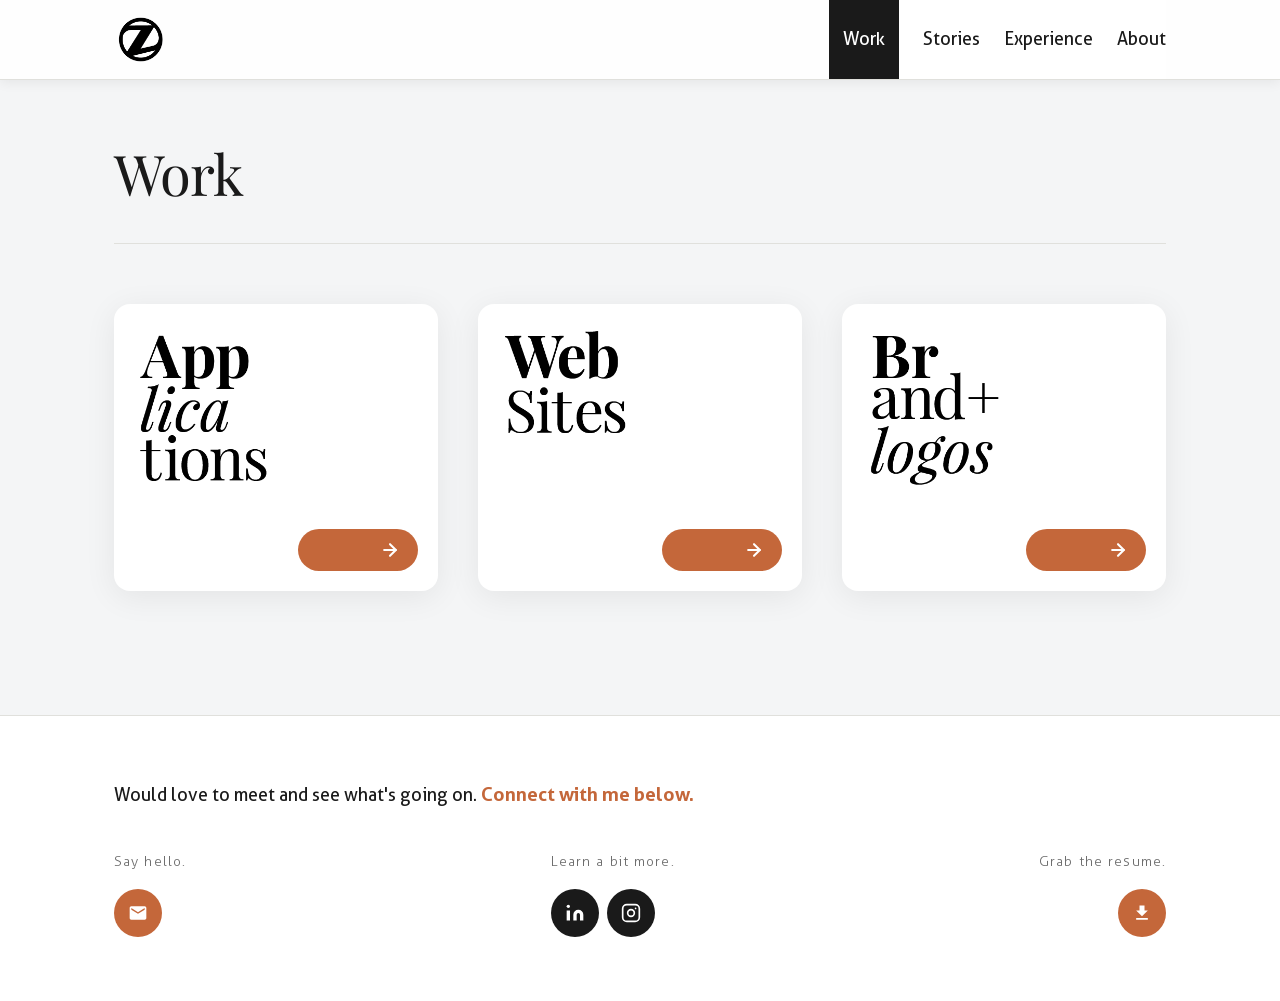
<file: work.html>
<!DOCTYPE html>
<html lang="en">
<head>
  <meta charset="UTF-8">
  <meta name="viewport" content="width=device-width, initial-scale=1.0">
  <!-- Google tag (gtag.js) -->
  <script async src="https://www.googletagmanager.com/gtag/js?id=G-31R0C276QL"></script>
  <script>
    window.dataLayer = window.dataLayer || [];
    function gtag(){dataLayer.push(arguments);}
    gtag('js', new Date());
    gtag('config', 'G-31R0C276QL');
  </script>
  <title>Work — Zeke Zalinski</title>
  <link rel="stylesheet" href="css/style.css">
</head>
<body>

  <header class="site-header">
    <nav class="site-nav">
      <a href="index.html" class="nav-logo">
        <img src="images/logo/black-Z.png" alt="Zeke Zalinski" height="40">
      </a>
      <button class="nav-toggle" aria-label="Toggle navigation" aria-expanded="false">
        <span></span><span></span><span></span>
      </button>
      <ul class="nav-links">
        <li><a href="work.html" class="active">Work</a></li>
        <li><a href="stories.html">Stories</a></li>
        <li><a href="experience.html">Experience</a></li>
        <li><a href="about.html">About</a></li>
      </ul>
    </nav>
  </header>

  <main>

    <section class="page-header">
      <div class="container">
        <h1>Work</h1>
      </div>
    </section>

    <section class="about-sections">
      <div class="container">
        <div class="work-card-grid">

          <a class="work-card" href="work/application.html">
            <div class="work-card-body">
              <img src="images/work/applications.png" alt="Applications">
            </div>
            <div class="work-card-footer">
              <span class="work-card-btn">
                <svg width="20" height="20" viewBox="0 0 24 24" fill="none" stroke="white" stroke-width="2.5" stroke-linecap="round" stroke-linejoin="round"><line x1="5" y1="12" x2="19" y2="12"/><polyline points="12 5 19 12 12 19"/></svg>
              </span>
            </div>
          </a>

          <a class="work-card" href="work/web.html">
            <div class="work-card-body">
              <img src="images/work/websites.png" alt="Web">
            </div>
            <div class="work-card-footer">
              <span class="work-card-btn">
                <svg width="20" height="20" viewBox="0 0 24 24" fill="none" stroke="white" stroke-width="2.5" stroke-linecap="round" stroke-linejoin="round"><line x1="5" y1="12" x2="19" y2="12"/><polyline points="12 5 19 12 12 19"/></svg>
              </span>
            </div>
          </a>

          <a class="work-card" href="work/brands.html">
            <div class="work-card-body">
              <img src="images/work/brand-logos.png" alt="Brands &amp; Logos">
            </div>
            <div class="work-card-footer">
              <span class="work-card-btn">
                <svg width="20" height="20" viewBox="0 0 24 24" fill="none" stroke="white" stroke-width="2.5" stroke-linecap="round" stroke-linejoin="round"><line x1="5" y1="12" x2="19" y2="12"/><polyline points="12 5 19 12 12 19"/></svg>
              </span>
            </div>
          </a>

        </div>
      </div>
    </section>

  </main>

  <footer class="site-footer">
    <div class="container">
      <p class="footer-cta">Would love to meet and see what's going on. <span class="accent">Connect with me below.</span></p>
      <div class="footer-columns">
        <div class="footer-col">
          <span class="footer-label">Say hello.</span>
          <a href="mailto:pzalinski@me.com" class="icon-btn icon-btn--orange" aria-label="Email" onclick="gtag('event', 'contact_click', {'event_category': 'engagement', 'event_label': 'footer_email'});">
            <svg width="20" height="20" viewBox="0 0 24 24" fill="white"><path d="M20 4H4c-1.1 0-2 .9-2 2v12c0 1.1.9 2 2 2h16c1.1 0 2-.9 2-2V6c0-1.1-.9-2-2-2zm0 4l-8 5-8-5V6l8 5 8-5v2z"/></svg>
          </a>
        </div>
        <div class="footer-col">
          <span class="footer-label">Learn a bit more.</span>
          <div class="icon-row">
            <a href="https://linkedin.com/in/pzalinski" class="icon-btn icon-btn--dark" aria-label="LinkedIn" target="_blank" rel="noopener noreferrer">
              <svg width="20" height="20" viewBox="0 0 24 24" fill="white"><path d="M16 8a6 6 0 016 6v7h-4v-7a2 2 0 00-2-2 2 2 0 00-2 2v7h-4v-7a6 6 0 016-6zM2 9h4v12H2z"/><circle cx="4" cy="4" r="2" fill="white"/></svg>
            </a>
            <a href="https://instagram.com/petezal" class="icon-btn icon-btn--dark" aria-label="Instagram" target="_blank" rel="noopener noreferrer">
              <svg width="20" height="20" viewBox="0 0 24 24" fill="none" stroke="white" stroke-width="2"><rect x="2" y="2" width="20" height="20" rx="5"/><circle cx="12" cy="12" r="4"/><circle cx="17.5" cy="6.5" r="1" fill="white" stroke="none"/></svg>
            </a>
          </div>
        </div>
        <div class="footer-col">
          <span class="footer-label">Grab the resume.</span>
          <a href="assets/resume.pdf" class="icon-btn icon-btn--orange" aria-label="Download Resume" download>
            <svg width="20" height="20" viewBox="0 0 24 24" fill="white"><path d="M19 9h-4V3H9v6H5l7 7 7-7zM5 18v2h14v-2H5z"/></svg>
          </a>
        </div>
      </div>
    </div>
  </footer>

  <script src="js/main.js"></script>
</body>
</html>
</file>
<file: css/style.css>
/* ==========================================================================
   Zeke Zalinski Portfolio — Full Design System
   Built from site-spec-v1.md (2026-06-25)
   ========================================================================== */

@import url('https://fonts.googleapis.com/css2?family=Playfair+Display:ital,wght@0,400;0,700;1,400;1,700&display=swap');

/* --------------------------------------------------------------------------
   FONT NOTE: Aller font files could not be downloaded automatically
   (Font Squirrel blocked by network proxy). Falling back to system
   sans-serif until fonts are manually installed.
   
   TO INSTALL ALLER:
   1. Download from https://www.fontsquirrel.com/fonts/Aller
   2. Unzip and place these files in the /fonts/ folder:
        fonts/AllerDisplay.woff2  (and .woff)
        fonts/Aller_Bd.woff2      (and .woff)
        fonts/Aller_BdIt.woff2    (and .woff)
        fonts/Aller_Rg.woff2      (and .woff)
        fonts/Aller_It.woff2      (and .woff)
        fonts/Aller_Lt.woff2      (and .woff)
        fonts/Aller_LtIt.woff2    (and .woff)
   3. The @font-face declarations below are ready — just add the files.
   -------------------------------------------------------------------------- */

/* @font-face declarations — using TTF files (installed 2026-06-25) */
@font-face {
  font-family: 'AllerDisplay';
  src: url('../fonts/AllerDisplay.ttf') format('truetype');
  font-weight: normal;
  font-style: normal;
  font-display: swap;
}

@font-face {
  font-family: 'Aller';
  src: url('../fonts/Aller_Bd.ttf') format('truetype');
  font-weight: 700;
  font-style: normal;
  font-display: swap;
}

@font-face {
  font-family: 'Aller';
  src: url('../fonts/Aller_BdIt.ttf') format('truetype');
  font-weight: 700;
  font-style: italic;
  font-display: swap;
}

@font-face {
  font-family: 'Aller';
  src: url('../fonts/Aller_Rg.ttf') format('truetype');
  font-weight: 400;
  font-style: normal;
  font-display: swap;
}

@font-face {
  font-family: 'Aller';
  src: url('../fonts/Aller_It.ttf') format('truetype');
  font-weight: 400;
  font-style: italic;
  font-display: swap;
}

@font-face {
  font-family: 'Aller';
  src: url('../fonts/Aller_Lt.ttf') format('truetype');
  font-weight: 300;
  font-style: normal;
  font-display: swap;
}

@font-face {
  font-family: 'Aller';
  src: url('../fonts/Aller_LtIt.ttf') format('truetype');
  font-weight: 300;
  font-style: italic;
  font-display: swap;
}

/* ==========================================================================
   CSS CUSTOM PROPERTIES
   ========================================================================== */

:root {
  /* Colors */
  --color-orange:     #C4673A;
  --color-blue:       #6B8FA3;
  --color-text:       #1A1A1A;
  --color-text-light: #6B6B6B;
  --color-bg:         #FFFFFF;
  --color-bg-gray:    #F2F2F0;
  --color-border:     #E0E0DC;

  /* Typography */
  --font-display: 'Playfair Display', Georgia, serif;
  --font-base:    'Aller', -apple-system, BlinkMacSystemFont, 'Helvetica Neue', Arial, sans-serif;

  /* Spacing (8px base unit) */
  --space-1:  8px;
  --space-2:  16px;
  --space-3:  24px;
  --space-4:  32px;
  --space-5:  40px;
  --space-6:  48px;
  --space-7:  56px;
  --space-8:  64px;
  --space-10: 80px;

  /* Layout */
  --container-max:     1100px;
  --container-padding: 24px;

  /* Nav */
  --nav-height: 79px;
}

/* ==========================================================================
   CSS RESET / BASE
   ========================================================================== */

*,
*::before,
*::after {
  box-sizing: border-box;
  margin: 0;
  padding: 0;
}

html {
  font-size: 16px;
  scroll-behavior: smooth;
  -webkit-text-size-adjust: 100%;
}

body {
  font-family: var(--font-base);
  font-weight: 400;
  color: var(--color-text);
  background-color: #F4F5F6;
  display: flex;
  flex-direction: column;
  min-height: 100vh;
  line-height: 1.6;
  -webkit-font-smoothing: antialiased;
  -moz-osx-font-smoothing: grayscale;
}

img {
  max-width: 100%;
  height: auto;
  display: block;
}

a {
  color: inherit;
  text-decoration: none;
}

a:hover {
  color: var(--color-orange);
}

ul {
  list-style: none;
}

/* ==========================================================================
   TYPOGRAPHY SCALE (mobile-first)
   ========================================================================== */

.hero-headline {
  font-family: var(--font-display);
  font-weight: 400;
  font-size: 56px;
  line-height: 1.0;
  letter-spacing: -0.02em;
  color: var(--color-text);
}

/* EXPERIMENTAL — hero headline reveal animation, 2026-07-08.
   Borrowed the mechanics from adrianmuntean.com's homepage: each
   actual rendered line of the headline sits in a clipped mask and
   slides up into place on load, staggered slightly per line, instead
   of just appearing. The .reveal-line / .reveal-line-inner wrapper
   spans are generated at runtime by main.js (see the hero headline
   section there) since the headline text wraps differently at every
   breakpoint — there's no fixed set of lines to hand-author in the
   HTML. To fully undo: delete this CSS block and the matching
   "Homepage: hero headline line-reveal" block in main.js. */
.reveal-line {
  display: block;
  overflow: clip;
  padding-block: 0.12em;
  margin-block: -0.12em;
}

.reveal-line-inner {
  display: block;
  transform: translateY(118%);
  animation: hero-line-in 700ms cubic-bezier(0.22, 0.61, 0.36, 1) 0s 1 normal forwards;
}

@keyframes hero-line-in {
  100% {
    transform: none;
  }
}

@media (prefers-reduced-motion: reduce) {
  .reveal-line-inner {
    animation: none;
    transform: none;
  }
}

.hero-greeting {
  font-family: var(--font-display);
  font-weight: 400;
  font-size: 34px;
  line-height: 1.2;
  color: var(--color-text);
  margin-top: var(--space-4);
}

.hero-tagline {
  font-family: var(--font-display);
  font-style: italic;
  font-weight: 400;
  font-size: 20px;
  line-height: 1.3;
  color: var(--color-text);
  margin-top: 10px;
  margin-bottom: var(--space-5);
}

.hero-closer {
  font-family: var(--font-display);
  font-weight: 700;
  font-size: 22px;
  color: var(--color-text);
  margin-top: var(--space-5);
}

h1, .h1 {
  font-family: var(--font-display);
  font-weight: 400;
  font-size: 56px;
  line-height: 1.05;
  letter-spacing: -0.02em;
  color: var(--color-text);
}

@media (min-width: 768px) {
  h1, .h1 {
    font-size: 80px;
  }

  .hero-headline {
    font-size: 104px;
  }

  .hero-greeting {
    font-size: 64px;
  }

  .hero-tagline {
    font-size: 38px;
  }
}

@media (min-width: 1024px) {
  h1, .h1 {
    font-size: 56px;
  }
}

h2, .h2 {
  font-family: var(--font-base);
  font-weight: 700;
  font-size: 24px;
  line-height: 1.25;
  color: var(--color-text);
}

h3, .h3 {
  font-family: var(--font-base);
  font-weight: 700;
  font-size: 18px;
  line-height: 1.35;
  color: var(--color-text);
}

p {
  font-size: 16px;
  line-height: 1.6;
}

.caption,
.label {
  font-family: var(--font-base);
  font-weight: 300;
  font-size: 13px;
  letter-spacing: 0.05em;
  color: var(--color-text-light);
}

.accent {
  color: var(--color-orange);
}

.footer-cta .accent {
  font-size: 19px;
  font-weight: 700;
}

/* Desktop type scale */
@media (min-width: 1024px) {
  .hero-closer {
    font-size: 26px;
  }

  h2, .h2 {
    font-size: 32px;
  }

  p {
    font-size: 18px;
  }

  .hero-headline {
    font-size: 124px;
  }

  .hero-greeting {
    font-size: 80px;
  }

  .hero-tagline {
    font-size: 42px;
  }
}

/* ==========================================================================
   LAYOUT UTILITIES
   ========================================================================== */

.container {
  width: 100%;
  max-width: var(--container-max);
  margin-left: auto;
  margin-right: auto;
  padding-left: var(--container-padding);
  padding-right: var(--container-padding);
}

.section {
  padding-top: var(--space-6);
  padding-bottom: var(--space-6);
}

@media (min-width: 1024px) {
  .section {
    padding-top: var(--space-10);
    padding-bottom: var(--space-10);
  }
}

/* ==========================================================================
   NAV / HEADER
   ========================================================================== */

.site-header {
  position: sticky;
  top: 0;
  z-index: 100;
  background-color: rgba(255, 255, 255, 0.88);
  backdrop-filter: blur(10px);
  -webkit-backdrop-filter: blur(10px);
  border-bottom: 1px solid var(--color-border);
  box-shadow: 0 2px 12px rgba(0, 0, 0, 0.07);
}

.site-nav {
  display: flex;
  align-items: center;
  justify-content: space-between;
  height: var(--nav-height);
  max-width: var(--container-max);
  margin: 0 auto;
  padding: 0 var(--container-padding);
}

/* Logo */
.nav-logo {
  display: flex;
  align-items: center;
  flex-shrink: 0;
}

.nav-logo img {
  height: 55px; /* 48px + 15% */
  width: auto;
}

/* Hamburger toggle — visible on mobile only */
.nav-toggle {
  display: flex;
  flex-direction: column;
  justify-content: space-between;
  width: 28px;
  height: 20px;
  background: none;
  border: none;
  cursor: pointer;
  padding: 0;
  min-height: 44px;
  min-width: 44px;
  align-items: center;
  justify-content: center;
  gap: 5px;
}

.nav-toggle span {
  display: block;
  width: 28px;
  height: 2px;
  background-color: var(--color-text);
  border-radius: 2px;
  transition: transform 0.2s ease, opacity 0.2s ease;
  transform-origin: center;
}

/* Hamburger → X when open */
.site-nav.nav-open .nav-toggle span:nth-child(1) {
  transform: translateY(7px) rotate(45deg);
}

.site-nav.nav-open .nav-toggle span:nth-child(2) {
  opacity: 0;
  transform: scaleX(0);
}

.site-nav.nav-open .nav-toggle span:nth-child(3) {
  transform: translateY(-7px) rotate(-45deg);
}

/* Nav links — hidden on mobile by default */
.nav-links {
  display: none;
  flex-direction: column;
  position: absolute;
  top: var(--nav-height);
  left: 0;
  right: 0;
  background-color: var(--color-bg);
  border-bottom: 1px solid var(--color-border);
  padding: var(--space-2) 0;
  z-index: 99;
}

.site-nav.nav-open .nav-links {
  display: flex;
}

.nav-links li a {
  display: flex;
  align-items: center;
  padding: var(--space-2) var(--container-padding);
  font-family: var(--font-base);
  font-weight: 400;
  font-size: 18px;
  color: var(--color-text);
  min-height: 44px;
}

.nav-links li a:hover {
  color: var(--color-orange);
}

.nav-links li a.active {
  background-color: var(--color-text);
  color: #FFFFFF;
  padding: 6px 14px;
  border-radius: 4px;
}

/* Tablet+ — horizontal nav, hide hamburger */
@media (min-width: 768px) {
  .nav-toggle {
    display: none;
  }

  .nav-links {
    display: flex;
    flex-direction: row;
    position: static;
    border-bottom: none;
    padding: 0;
    gap: var(--space-3);
    align-items: stretch;
    align-self: stretch; /* stretch to full nav height so active item can fill edge-to-edge */
  }

  .nav-links li {
    display: flex;
    align-items: center;
  }

  .nav-links li a {
    padding: 0;
    min-height: auto;
    font-size: 18px;
  }

  .nav-links li a.active {
    align-self: stretch;
    margin: 0;
    padding: 0 14px;
    border-radius: 0; /* sharp rectangle, full nav height */
    display: flex;
    align-items: center;
  }
}

/* ==========================================================================
   HERO SECTION
   ========================================================================== */

.hero {
  padding-top: var(--space-8);
  padding-bottom: var(--space-8);
}

@media (min-width: 1024px) {
  .hero {
    padding-top: var(--space-10);
    padding-bottom: var(--space-10);
  }
}

/* ==========================================================================
   FOOTER / CONTACT BAND
   ========================================================================== */

.site-footer {
  background-color: #FFFFFF;
  border-top: 1px solid var(--color-border);
  padding-top: var(--space-6);
  padding-bottom: var(--space-6);
}

@media (min-width: 1024px) {
  .site-footer {
    padding-top: var(--space-8);
    padding-bottom: var(--space-8);
  }
}

.footer-cta {
  font-family: var(--font-base);
  font-weight: 400;
  font-size: 16px;
  color: var(--color-text);
  margin-bottom: var(--space-4);
}

@media (min-width: 1024px) {
  .footer-cta {
    font-size: 18px;
    margin-bottom: var(--space-5);
  }
}

.footer-columns {
  display: flex;
  flex-direction: column;
  gap: var(--space-4);
}

@media (min-width: 768px) {
  .footer-columns {
    flex-direction: row;
    gap: var(--space-6);
    justify-content: space-between;
  }

  .footer-col:last-child {
    align-items: flex-end;
    text-align: right;
  }
}

.footer-col {
  display: flex;
  flex-direction: column;
  gap: var(--space-2);
}

.footer-label {
  font-family: var(--font-base);
  font-weight: 300;
  font-size: 14px;
  letter-spacing: 0.08em;
  color: var(--color-text-light);
}

/* ==========================================================================
   ICON BUTTONS (circular orange)
   ========================================================================== */

.icon-btn {
  display: inline-flex;
  align-items: center;
  justify-content: center;
  width: 48px;
  height: 48px;
  border-radius: 50%;
  background-color: var(--color-text);
  color: white;
  text-decoration: none;
  transition: opacity 0.2s ease, transform 0.15s ease;
  flex-shrink: 0;
}

.icon-btn:hover {
  opacity: 0.85;
  transform: scale(1.05);
  color: white;
}

.icon-btn--dark {
  background-color: var(--color-text);
}

.icon-btn--orange {
  background-color: var(--color-orange);
}

.icon-row {
  display: flex;
  gap: var(--space-1);
}

/* ==========================================================================
   MAIN CONTENT AREA
   ========================================================================== */

main {
  flex: 1;
}

/* ==========================================================================
   PLACEHOLDER / DEV NOTES
   ========================================================================== */

.placeholder-note {
  background-color: #f5f5f5;
  border: 1px dashed #b0b0b0;
  border-radius: 4px;
  padding: var(--space-2) var(--space-2);
  color: #555;
  font-size: 14px;
  margin-top: var(--space-2);
}

/* ==========================================================================
   CONTENT SECTION — shared border-top + padding for Work, Stories, etc.
   Matches the about-section / timeline-entry rhythm.
   ========================================================================== */

.content-section {
  padding: calc(var(--space-5) + 20px) 0;
  border-top: 1px solid var(--color-border);
}

/* ==========================================================================
   WORK CARD GRID — work.html category index
   ========================================================================== */

.work-card-grid {
  display: grid;
  grid-template-columns: 1fr;
  gap: var(--space-4);
  padding: calc(var(--space-5) + 20px) 0;
  border-top: 1px solid var(--color-border);
}

@media (min-width: 768px) {
  .work-card-grid {
    grid-template-columns: repeat(2, 1fr);
    gap: var(--space-5);
  }
}

@media (min-width: 1024px) {
  .work-card-grid {
    grid-template-columns: repeat(3, 1fr);
  }
}

/* Card — full clickable block */
.work-card {
  display: flex;
  flex-direction: column;
  background-color: #FFFFFF;
  border-radius: 16px;
  padding: 20px 20px 20px 20px;
  text-decoration: none;
  color: var(--color-text);
  /* Default: soft diffuse shadow */
  box-shadow: 0 6px 32px rgba(0, 0, 0, 0.07);
  transition: box-shadow 0.2s ease, transform 0.2s ease;
}

.work-card:hover {
  /* Hover: tighter, darker shadow */
  box-shadow: 0 2px 10px rgba(0, 0, 0, 0.18);
  transform: translateY(-1px);
}

.work-card-title {
  font-size: 22px;
  font-weight: 700;
  color: var(--color-text);
  margin-bottom: 0;
}

.work-card-body {
  display: flex;
  align-items: flex-start;
  justify-content: flex-start;
}

.work-card-body img {
  width: 55%;
  height: auto;
  display: block;
}

.work-card-footer {
  display: flex;
  justify-content: flex-end;
  margin-top: 20px;
}

.work-card-btn {
  display: flex;
  align-items: center;
  justify-content: flex-end;
  width: 120px;
  height: 42px;
  border-radius: 21px;
  background-color: var(--color-orange);
  padding: 0 18px;
  flex-shrink: 0;
  transition: opacity 0.2s ease;
}

.work-card:hover .work-card-btn {
  opacity: 0.88;
}

/* ==========================================================================
   STORY CARD GRID — stories.html index (3-col, matches Work page)
   ========================================================================== */

.story-card-grid {
  display: grid;
  grid-template-columns: 1fr;
  gap: var(--space-4);
  padding: calc(var(--space-5) + 20px) 0;
  border-top: 1px solid var(--color-border);
}

@media (min-width: 768px) {
  .story-card-grid {
    grid-template-columns: repeat(2, 1fr);
    gap: var(--space-5);
  }
}

@media (min-width: 1024px) {
  .story-card-grid {
    grid-template-columns: repeat(3, 1fr);
  }
}

/* Only one real story published so far — cap width so the single card
   doesn't sit awkwardly in a 3-wide row with empty space beside it.
   Remove this modifier class from stories.html once Story 2 goes live. */
.story-card-grid--single {
  grid-template-columns: minmax(0, 400px);
}

/* Story card overrides — tighter, content-driven height */
.story-card {
  padding: 16px 20px 20px 16px;
  min-height: auto;
}

.story-card-img {
  width: 100%;
  aspect-ratio: 16 / 9;
  background-color: #E0E0DC;
  border-radius: 8px;
  margin-bottom: 20px;
  overflow: hidden;
}

.story-card-img img {
  width: 100%;
  height: 100%;
  object-fit: cover;
  display: block;
}

.story-card-body {
  display: flex;
  flex-direction: column;
  gap: 20px;
  flex: 1;
}

.story-card-body p {
  font-size: 15px;
  line-height: 1.6;
  color: var(--color-text-light);
}

.story-card .work-card-footer {
  margin-top: 20px;
}

/* Placeholder card — muted button, not clickable */
.story-card--placeholder {
  cursor: default;
}

.story-card--placeholder .work-card-btn {
  opacity: 0.4;
}

/* Legacy card classes — kept for stories.html */
.card-grid {
  display: grid;
  grid-template-columns: 1fr;
  gap: var(--space-4);
  margin-top: var(--space-4);
}

@media (min-width: 768px) {
  .card-grid {
    grid-template-columns: repeat(2, 1fr);
    gap: var(--space-6);
  }
}

@media (min-width: 1024px) {
  .card-grid {
    grid-template-columns: repeat(3, 1fr);
  }
}

.card {
  border: 1px solid var(--color-border);
  border-radius: 8px;
  padding: var(--space-3);
  background-color: var(--color-bg);
}

.card h2 {
  margin-bottom: var(--space-1);
}

.card p {
  color: var(--color-text-light);
  font-size: 15px;
}

.card a {
  color: var(--color-orange);
  font-weight: 700;
}

.card a:hover {
  text-decoration: underline;
  color: var(--color-orange);
}

/* ==========================================================================
   EXPERIENCE TIMELINE
   ========================================================================== */

.timeline-entry {
  display: flex;
  flex-direction: column;
  gap: var(--space-2);
  padding: calc(var(--space-5) + 20px) 0;
  border-top: 1px solid var(--color-border);
}

/* max-width on timeline content is handled by the .timeline-content container (650px) */

/* first timeline entry intentionally inherits the same 60px padding as subsequent entries */

@media (min-width: 768px) {
  .timeline-entry {
    flex-direction: row;
    gap: var(--space-8);
    align-items: flex-start;
  }

  .timeline-logo {
    flex-shrink: 0;
    width: 230px;
    text-align: right;
  }

  .timeline-content {
    flex: 1;
    max-width: 650px;
  }
}

@media (min-width: 1024px) {
  .timeline-logo {
    width: 270px;
  }
}

/* ==========================================================================
   IMAGE GRID (work pages)
   ========================================================================== */

.image-grid {
  display: grid;
  grid-template-columns: 1fr;
  gap: var(--space-2);
  margin-top: var(--space-3);
}

@media (min-width: 768px) {
  .image-grid {
    grid-template-columns: repeat(2, 1fr);
  }
}

@media (min-width: 1024px) {
  .image-grid {
    grid-template-columns: repeat(3, 1fr);
    gap: var(--space-3);
  }
}

.image-cell {
  background-color: var(--color-bg-gray);
  border-radius: 8px;
  overflow: hidden;
}

.image-cell img {
  width: 100%;
  height: auto;
  display: block;
  transition: opacity 0.2s ease;
}

.image-cell:hover img {
  opacity: 0.9;
}

/* 4-column square variant — used on Application UXD, same grid pattern
   as the About page's 4-image hero. Add "image-grid--square4" alongside
   "image-grid" to opt a page's grid into this treatment. */
.image-grid--square4 {
  grid-template-columns: 1fr;
}

@media (min-width: 600px) {
  .image-grid--square4 {
    grid-template-columns: repeat(2, 1fr);
  }
}

@media (min-width: 1024px) {
  .image-grid--square4 {
    grid-template-columns: repeat(4, 1fr);
  }
}

.image-grid--square4 .image-cell {
  aspect-ratio: 1 / 1;
}

.image-grid--square4 .image-cell img {
  width: 100%;
  height: 100%;
  object-fit: cover;
  object-position: center top;
}


/* ==========================================================================
   PAGE-LEVEL PADDING (replaces old "main" padding)
   ========================================================================== */

.page-content {
  padding-top: var(--space-6);
  padding-bottom: var(--space-6);
}

@media (min-width: 1024px) {
  .page-content {
    padding-top: var(--space-8);
    padding-bottom: var(--space-8);
  }
}

/* ==========================================================================
   Experience page
   ========================================================================== */

/* Page header — shared section at the top of inner pages */
.page-header {
  padding-top: var(--space-7);
  padding-bottom: var(--space-5);
  text-align: left;
}

@media (min-width: 1024px) {
  .page-header {
    padding-top: var(--space-8);
    padding-bottom: var(--space-5);
  }
}

/* Title + dates row inside each timeline entry */
.timeline-meta {
  display: flex;
  flex-direction: column;
  gap: var(--space-1);
  margin-bottom: var(--space-2);
}

@media (min-width: 768px) {
  .timeline-meta {
    flex-direction: row;
    align-items: baseline;
    justify-content: flex-start;
    flex-wrap: wrap;
    gap: 0;
  }
}

.timeline-title {
  font-family: var(--font-base);
  font-weight: 700;
  font-size: 20px;
  color: var(--color-orange);
  line-height: 1.3;
}

.timeline-title::after {
  content: " / ";
  font-family: var(--font-base);
  font-weight: 400;
  font-size: 20px;
  color: var(--color-text);
}

.timeline-dates {
  font-family: var(--font-base);
  font-weight: 400;
  font-size: 20px;
  color: var(--color-text);
}

/* Logo images — constrain and contain within their column */
.timeline-logo img {
  max-width: 100%;
  height: auto;
  object-fit: contain;
}

/* Z mark is square/icon-style — cap it smaller than the other logos */
.timeline-logo img[src*="z-mark"] {
  max-width: 80px;
}

/* ==========================================================================
   TOOLS ICONS SECTION — bottom of Experience page
   ========================================================================== */

.tools-icons {
  padding-top: var(--space-5);
  padding-bottom: var(--space-6);
}

.tools-icons .section-rule {
  border: none;
  border-top: 1px solid var(--color-border);
  margin: 0 0 var(--space-5) 0;
}

.tools-icons .footer-cta {
  margin-bottom: var(--space-4);
}

.tools-icon-row {
  display: flex;
  flex-wrap: wrap;
  gap: 16px;
  align-items: center;
}

.tools-icon-row img {
  width: 50px;
  height: 50px;
  object-fit: contain;
  display: block;
}

/* Mobile: logo sits above content at 120px wide, left-aligned */
.timeline-logo {
  max-width: 120px;
}

/* Tablet+: logo column is already 120px wide (set in base),
   grows to 180px on 1024px+ (set in base). Vertically center the logo. */
@media (min-width: 768px) {
  .timeline-entry {
    align-items: center;
  }

  .timeline-logo {
    max-width: 100%; /* fill the fixed-width column set by the base rule */
    display: flex;
    align-items: center;
    justify-content: flex-end; /* right-align logo toward content */
  }
}

/* Timeline body copy — match About page font sizing, line-height, and paragraph gap */
.timeline-content {
  display: flex;
  flex-direction: column;
  gap: var(--space-3);
}

.timeline-content p {
  font-size: 16px;
  line-height: 1.75;
  color: var(--color-text);
}

@media (min-width: 768px) {
  .timeline-content p {
    font-size: 17px;
  }
}

/* Bulleted list inside timeline entries */
.timeline-bullets {
  list-style: disc;
  padding-left: var(--space-3);
  margin-top: var(--space-2);
  display: flex;
  flex-direction: column;
  gap: var(--space-1);
}

.timeline-bullets li {
  font-size: 16px;
  line-height: 1.75;
  color: var(--color-text);
}

@media (min-width: 768px) {
  .timeline-bullets li {
    font-size: 17px;
  }
}

/* ==========================================================================
   ABOUT PAGE
   ========================================================================== */

/* ── Hero band: headline left, photo right ─────────────────────── */

.about-hero-band {
  padding-top: var(--space-7);
  padding-bottom: var(--space-6);
}

.about-hero-inner {
  display: flex;
  flex-direction: column;
  gap: var(--space-6);
}

@media (min-width: 768px) {
  .about-hero-inner {
    flex-direction: row;
    align-items: flex-start;
    gap: var(--space-8);
  }
}

/* Left: headline + subhead */
.about-hero-text {
  flex: 0 0 auto;
}

@media (min-width: 768px) {
  .about-hero-text {
    flex: 0 0 280px;
    padding-top: var(--space-3);
  }
}

@media (min-width: 1024px) {
  .about-hero-text {
    flex: 0 0 320px;
  }
}

.about-headline {
  font-family: var(--font-base);
  font-weight: 300;
  font-size: 38px;
  line-height: 1.15;
  color: var(--color-text);
  margin-bottom: var(--space-3);
}

.about-subhead {
  font-family: var(--font-base);
  font-weight: 300;
  font-size: 16px;
  color: var(--color-text-light);
  line-height: 1.5;
}

/* Right: rotating photo in a card */
.about-hero-photo {
  flex: 1;
  display: flex;
  flex-direction: column;
  align-items: center;
  gap: var(--space-3);
}

.about-photo-card {
  width: 100%;
  border-radius: 12px;
  overflow: hidden;
  border: 1px solid var(--color-border);
  background-color: var(--color-bg-gray);
}

.about-hero-images {
  position: relative;
  width: 100%;
  height: 300px;
}

@media (min-width: 480px) {
  .about-hero-images {
    height: 380px;
  }
}

@media (min-width: 768px) {
  .about-hero-images {
    height: 420px;
  }
}

.about-hero-img {
  position: absolute;
  inset: 0;
  width: 100%;
  height: 100%;
  object-fit: cover;
  object-position: center top;
  opacity: 0;
  transition: opacity 0.8s ease;
}

.about-hero-img.active {
  opacity: 1;
}

/* Dots below card */
.about-hero-dots {
  display: flex;
  gap: var(--space-1);
}

.about-dot {
  width: 8px;
  height: 8px;
  border-radius: 50%;
  background-color: var(--color-border);
  transition: background-color 0.3s ease;
}

.about-dot.active {
  background-color: var(--color-text);
}

/* ── Content sections: title left, copy right ──────────────────── */

.about-sections {
  padding-bottom: var(--space-8);
}

.about-section {
  display: flex;
  flex-direction: column;
  gap: var(--space-3);
  padding: calc(var(--space-5) + 20px) 0;
  border-top: 1px solid var(--color-border);
}

.about-section--last {
  padding-bottom: 0;
}

@media (min-width: 768px) {
  .about-section {
    flex-direction: row;
    gap: var(--space-8);
    align-items: flex-start;
  }
}

.about-section-title {
  font-family: var(--font-base);
  font-weight: 700;
  font-size: 20px;
  color: var(--color-orange);
  flex-shrink: 0;
}

@media (min-width: 768px) {
  .about-section-title {
    width: 230px;
    text-align: right;
  }
}

@media (min-width: 1024px) {
  .about-section-title {
    width: 270px;
  }
}

.about-section-body {
  flex: 1;
  max-width: 650px;
  display: flex;
  flex-direction: column;
  gap: var(--space-3);
}

.about-section-body p {
  font-size: 16px;
  line-height: 1.75;
  color: var(--color-text);
}

@media (min-width: 768px) {
  .about-section-body p {
    font-size: 17px;
  }
}

/* Closing tagline inside last section */
.about-closing-tagline {
  font-family: var(--font-display);
  font-size: 22px;
  line-height: 1.4;
  color: var(--color-text);
  padding-top: var(--space-2);
}

/* Location + Instagram row */
.about-meta {
  display: flex;
  flex-direction: column;
  gap: var(--space-2);
  padding-top: var(--space-4);
  border-top: 1px solid var(--color-border);
}

@media (min-width: 480px) {
  .about-meta {
    flex-direction: row;
    align-items: center;
    gap: var(--space-4);
  }
}

.about-location {
  font-family: var(--font-base);
  font-weight: 300;
  font-size: 13px;
  letter-spacing: 0.06em;
  color: var(--color-text-light);
  text-transform: uppercase;
}

.about-instagram {
  font-family: var(--font-base);
  font-weight: 400;
  font-size: 14px;
  color: var(--color-orange);
  text-decoration: none;
}

.about-instagram:hover {
  text-decoration: underline;
}

/* ==========================================================================
   ABOUT PAGE — new components (image grid, accordion, page subhead)
   ========================================================================== */

/* Subhead below h1 in page-header */
.page-subhead {
  font-family: var(--font-base);
  font-weight: 400;
  font-size: 24px;
  color: var(--color-orange);
  line-height: 1.4;
  margin-top: var(--space-2);
}

/* ── 4-image grid ──────────────────────────────────────────────── */

.about-image-grid {
  padding-bottom: var(--space-6);
}

.about-image-grid-inner {
  display: grid;
  grid-template-columns: repeat(4, 1fr);
  gap: 16px;
}

/* Tablet: 2-column grid */
@media (max-width: 1023px) and (min-width: 600px) {
  .about-image-grid-inner {
    grid-template-columns: repeat(2, 1fr);
  }
}

/* Mobile: 1 column, hide first 3 images */
@media (max-width: 599px) {
  .about-image-grid-inner {
    grid-template-columns: 1fr;
  }
  .about-img-hide-mobile {
    display: none;
  }
}

.about-image-frame {
  background-color: #fff;
  border-radius: 16px;
  border: 1px solid var(--color-border);
  padding: 16px 20px 20px 16px;
  box-shadow: 0 6px 32px rgba(0, 0, 0, 0.07);
}

.about-image-frame img {
  width: 100%;
  aspect-ratio: 1 / 1;
  object-fit: cover;
  object-position: center;
  display: block;
  border-radius: 8px;
}

/* ── First section: always-open, no border-top ─────────────────── */

.about-section--first {
  border-top: none;
  padding-top: var(--space-5);
}

/* ── Accordion ─────────────────────────────────────────────────── */

.about-accordion {
  border-top: 1px solid var(--color-border);
  margin-top: var(--space-3);
}

.accordion-item {
  border-bottom: 1px solid var(--color-border);
}

.accordion-trigger {
  width: 100%;
  display: flex;
  align-items: center;
  justify-content: space-between;
  background: none;
  border: none;
  cursor: pointer;
  padding: var(--space-4) 0;
  text-align: left;
  gap: var(--space-4);
}


.accordion-item-title {
  font-family: var(--font-display);
  font-weight: 700;
  font-size: 22px;
  color: var(--color-text);
  line-height: 1.3;
  white-space: nowrap;
  transition: opacity 0.15s ease;
}

/* Below the tablet breakpoint the title has no fixed column width to
   spill past, so a long one-liner (e.g. "Thoughts on Leadership.")
   pushes the arrow button off screen. Let it wrap on phones only. */
@media (max-width: 767px) {
  .accordion-item-title {
    white-space: normal;
  }
}

.accordion-arrow {
  flex-shrink: 0;
  transition: transform 0.25s ease, opacity 0.2s ease;
}

.accordion-trigger[aria-expanded="true"] .accordion-arrow {
  transform: rotate(180deg);
}

.accordion-trigger:hover .accordion-arrow {
  opacity: 0.88;
}

/* Body: hidden by default using max-height animation */
.accordion-body {
  max-height: 0;
  overflow: hidden;
  transition: max-height 0.35s ease;
}

.accordion-body.is-open {
  max-height: 1200px;
}

.accordion-body-inner {
  padding-bottom: var(--space-5);
  display: flex;
  flex-direction: column;
  gap: var(--space-3);
  max-width: 650px;
}

.accordion-body-inner p {
  font-size: 16px;
  line-height: 1.75;
  color: var(--color-text);
}

@media (min-width: 768px) {
  .accordion-body-inner p {
    font-size: 17px;
  }
  /* On tablet+, indent body to align with right column */
  .accordion-body-inner {
    margin-left: calc(230px + var(--space-8));
  }
  .accordion-trigger {
    padding: var(--space-5) 0;
  }
  .accordion-item-title {
    width: 230px;
    flex-shrink: 0;
    text-align: left;
  }
}

@media (min-width: 1024px) {
  .accordion-body-inner {
    margin-left: calc(270px + var(--space-8));
  }
  .accordion-item-title {
    width: 270px;
    font-size: 26px;
  }
}

/* Origin & Arc — first section, converted from static to collapsible.
   Scoped overrides (not edits to the shared rules above) so only this
   section gets tighter padding; Thoughts on Leadership / Evolving on AI / Life
   keep their original spacing. */
.about-section-first {
  border-bottom: none;
}

.about-section-first .accordion-trigger {
  padding: 22px 0;
}

.about-section-first .accordion-body-inner {
  padding-bottom: 30px;
}

@media (min-width: 768px) {
  .about-section-first .accordion-trigger {
    padding: 30px 0;
  }
}

/* ==========================================================================
   WORK SUB-PAGES — project card hybrid layout
   ========================================================================== */

/* Project title — orange, reuses timeline-title weight/size without the separator */
.work-project-title {
  line-height: 1.3;
  margin-bottom: var(--space-2);
}

.work-project-name {
  font-family: var(--font-base);
  font-weight: 700;
  font-size: 20px;
  color: var(--color-orange);
}

.work-project-meta {
  font-family: var(--font-base);
  font-weight: 400;
  font-size: 20px;
  color: var(--color-text);
}

.work-project-desc {
  max-width: 720px;
  font-size: 16px;
  line-height: 1.75;
  color: var(--color-text);
  margin-bottom: var(--space-3);
}

@media (min-width: 768px) {
  .work-project-desc {
    font-size: 17px;
  }
}

/* Images beyond the first 3 — hidden until expanded */
.image-cell.more-img {
  display: none;
}

.content-section.is-expanded .image-cell.more-img {
  display: block;
}

/* Phone-width only: trim to the first 2 thumbnails per project so the
   page doesn't turn into an endless scroll. Tablet and desktop are
   unaffected — this class only hides anything below 600px. */
@media (max-width: 599px) {
  .image-cell.mobile-more-img {
    display: none;
  }

  .content-section.is-expanded .image-cell.mobile-more-img {
    display: block;
  }
}

/* Some projects only need a More button on phone-width screens — there's
   nothing extra to reveal once the grid opens up to 2+ columns. */
@media (min-width: 600px) {
  .project-more-btn--mobile-only {
    display: none;
  }
}

/* More / Less toggle button */
.project-more-btn {
  display: inline-flex;
  align-items: center;
  gap: 4px;
  background: none;
  border: none;
  cursor: pointer;
  color: var(--color-orange);
  font-family: var(--font-base);
  font-weight: 700;
  font-size: 19px;
  padding: 0;
  margin-top: var(--space-2);
}

.project-more-btn:hover {
  text-decoration: underline;
  color: var(--color-orange);
}

.project-more-btn .more-icon {
  transition: transform 0.2s ease;
}

.content-section.is-expanded .project-more-btn .more-icon {
  transform: rotate(180deg);
}

/* Empty image cell — holds shape until real images are dropped in */
.image-cell--empty {
  aspect-ratio: 4 / 3;
  display: flex;
  align-items: center;
  justify-content: center;
}

.image-cell--empty-label {
  font-size: 12px;
  letter-spacing: 0.06em;
  text-transform: uppercase;
  color: var(--color-text-light);
}

/* ==========================================================================
   LIGHTBOX
   ========================================================================== */

.lightbox {
  position: fixed;
  inset: 0;
  z-index: 1000;
  display: flex;
  align-items: center;
  justify-content: center;
  opacity: 0;
  pointer-events: none;
  transition: opacity 0.25s ease;
}

.lightbox.is-open {
  opacity: 1;
  pointer-events: auto;
}

.lightbox-overlay {
  position: absolute;
  inset: 0;
  background-color: rgba(0, 0, 0, 0.88);
  cursor: pointer;
}

.lightbox-frame {
  position: relative;
  z-index: 1;
  display: flex;
  align-items: center;
  justify-content: center;
  width: 90vw;
  height: 90vh;
}

.lightbox-img {
  display: block;
  width: 100%;
  height: 100%;
  object-fit: contain;
  border-radius: 4px;
  box-shadow: 0 8px 48px rgba(0, 0, 0, 0.6);
}

.lightbox-close {
  position: absolute;
  top: -44px;
  right: 0;
  width: 36px;
  height: 36px;
  background: none;
  border: none;
  cursor: pointer;
  color: #ffffff;
  display: flex;
  align-items: center;
  justify-content: center;
  padding: 0;
  opacity: 0.8;
  transition: opacity 0.15s ease;
}

.lightbox-close:hover {
  opacity: 1;
}

.lightbox-nav {
  position: absolute;
  top: 50%;
  transform: translateY(-50%);
  width: 44px;
  height: 44px;
  background: rgba(0, 0, 0, 0.4);
  border: none;
  border-radius: 50%;
  cursor: pointer;
  color: #ffffff;
  display: flex;
  align-items: center;
  justify-content: center;
  padding: 0;
  opacity: 0.85;
  transition: opacity 0.15s ease, background-color 0.15s ease;
}

.lightbox-nav:hover {
  opacity: 1;
  background: rgba(0, 0, 0, 0.6);
}

.lightbox-nav[disabled] {
  display: none;
}

.lightbox-prev {
  left: -60px;
}

.lightbox-next {
  right: -60px;
}

@media (max-width: 900px) {
  .lightbox-prev {
    left: 8px;
  }
  .lightbox-next {
    right: 8px;
  }
}

/* Pointer cursor on clickable image cells */
.image-cell img {
  cursor: pointer;
}

/* ==========================================================================
   STORY / CASE STUDY PAGES
   ========================================================================== */

/* Chapter heading — orange, bold, sits above body copy */
.story-chapter-title {
  font-family: var(--font-base);
  font-weight: 700;
  font-size: 22px;
  color: var(--color-orange);
  line-height: 1.25;
  margin-bottom: var(--space-4);
}

@media (min-width: 1024px) {
  .story-chapter-title {
    font-size: 26px;
  }
}

/* Body copy wrapper — caps line length for readability */
.story-body {
  max-width: 720px;
  display: flex;
  flex-direction: column;
  gap: var(--space-3);
  margin-bottom: var(--space-5);
}

.story-body p {
  font-size: 16px;
  line-height: 1.8;
  color: var(--color-text);
}

@media (min-width: 768px) {
  .story-body p {
    font-size: 17px;
  }
}

/* Story image grid — 16/9 aspect cells, 2-col default, 3-col on wide */
.story-image-grid {
  margin-top: 0;
}

.story-image-grid .image-cell--empty {
  aspect-ratio: 16 / 9;
}

/* When a gallery leads a section (image before text) rather than
   following it, add the same spacing below it that story-body's own
   margin-bottom already provides above it in the normal order. */
.story-image-grid + .story-body {
  margin-top: var(--space-5);
}
</file>
